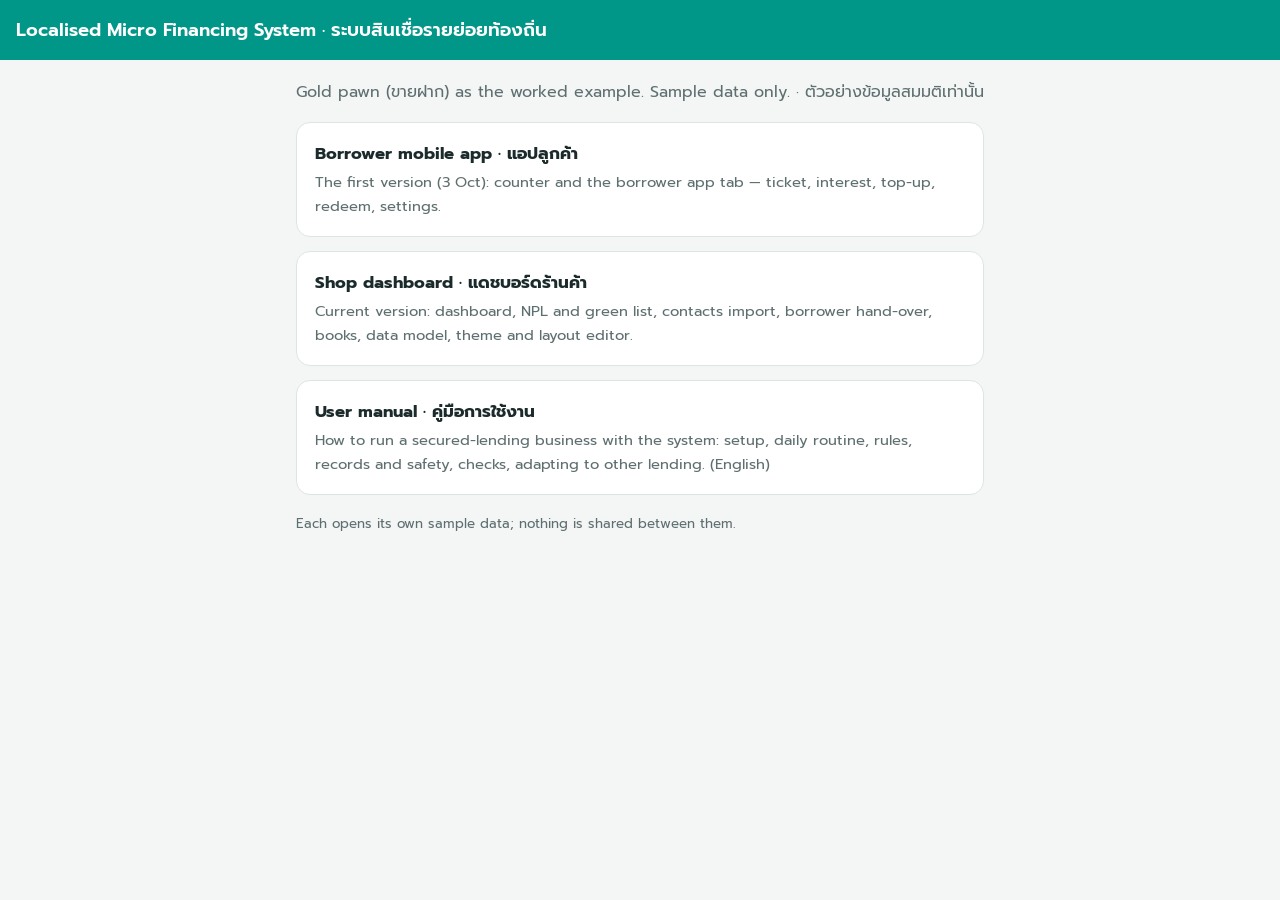
<file: index.html>
<!doctype html>
<html lang="en">
<head>
<meta charset="utf-8">
<meta name="viewport" content="width=device-width,initial-scale=1">
<title>Localised Micro Financing System</title>
<link rel="icon" href="data:,">
<link href="https://fonts.googleapis.com/css2?family=Prompt:wght@400;500;600&display=swap" rel="stylesheet">
<style>
:root{--bg:#f4f6f6;--card:#fff;--ink:#1b2a2a;--muted:#5f6f6f;--hd:#009688;--line:#dde4e4}
@media (prefers-color-scheme:dark){:root:not([data-theme=light]){--bg:#121a1a;--card:#1b2626;--ink:#e6efef;--muted:#9bb0b0;--line:#2b3a3a}}
*{box-sizing:border-box}body{margin:0;background:var(--bg);color:var(--ink);font-family:Prompt,system-ui,sans-serif}
header{background:var(--hd);color:#fff;padding:16px}header h1{margin:0;font-size:1.15rem;font-weight:600}
main{max-width:720px;margin:0 auto;padding:20px 16px}
p.lead{color:var(--muted);margin:0 0 18px}
a.card{display:block;background:var(--card);border:1px solid var(--line);border-radius:14px;padding:18px;margin-bottom:14px;color:inherit;text-decoration:none}
a.card:hover,a.card:focus-visible{border-color:var(--hd);outline:none}
a.card b{display:block;font-size:1.05rem;margin-bottom:4px}a.card span{color:var(--muted);font-size:.92rem}
small{color:var(--muted);display:block;margin-top:18px}
</style>
</head>
<body>
<header><h1>Localised Micro Financing System · ระบบสินเชื่อรายย่อยท้องถิ่น</h1></header>
<main>
<p class="lead">Gold pawn (ขายฝาก) as the worked example. Sample data only. · ตัวอย่างข้อมูลสมมติเท่านั้น</p>
<a class="card" href="m/"><b>Borrower mobile app · แอปลูกค้า</b><span>The first version (3 Oct): counter and the borrower app tab — ticket, interest, top-up, redeem, settings.</span></a>
<a class="card" href="shop/"><b>Shop dashboard · แดชบอร์ดร้านค้า</b><span>Current version: dashboard, NPL and green list, contacts import, borrower hand-over, books, data model, theme and layout editor.</span></a>
<a class="card" href="manual/"><b>User manual · คู่มือการใช้งาน</b><span>How to run a secured-lending business with the system: setup, daily routine, rules, records and safety, checks, adapting to other lending. (English)</span></a>
<small>Each opens its own sample data; nothing is shared between them.</small>
</main>
</body>
</html>
</file>
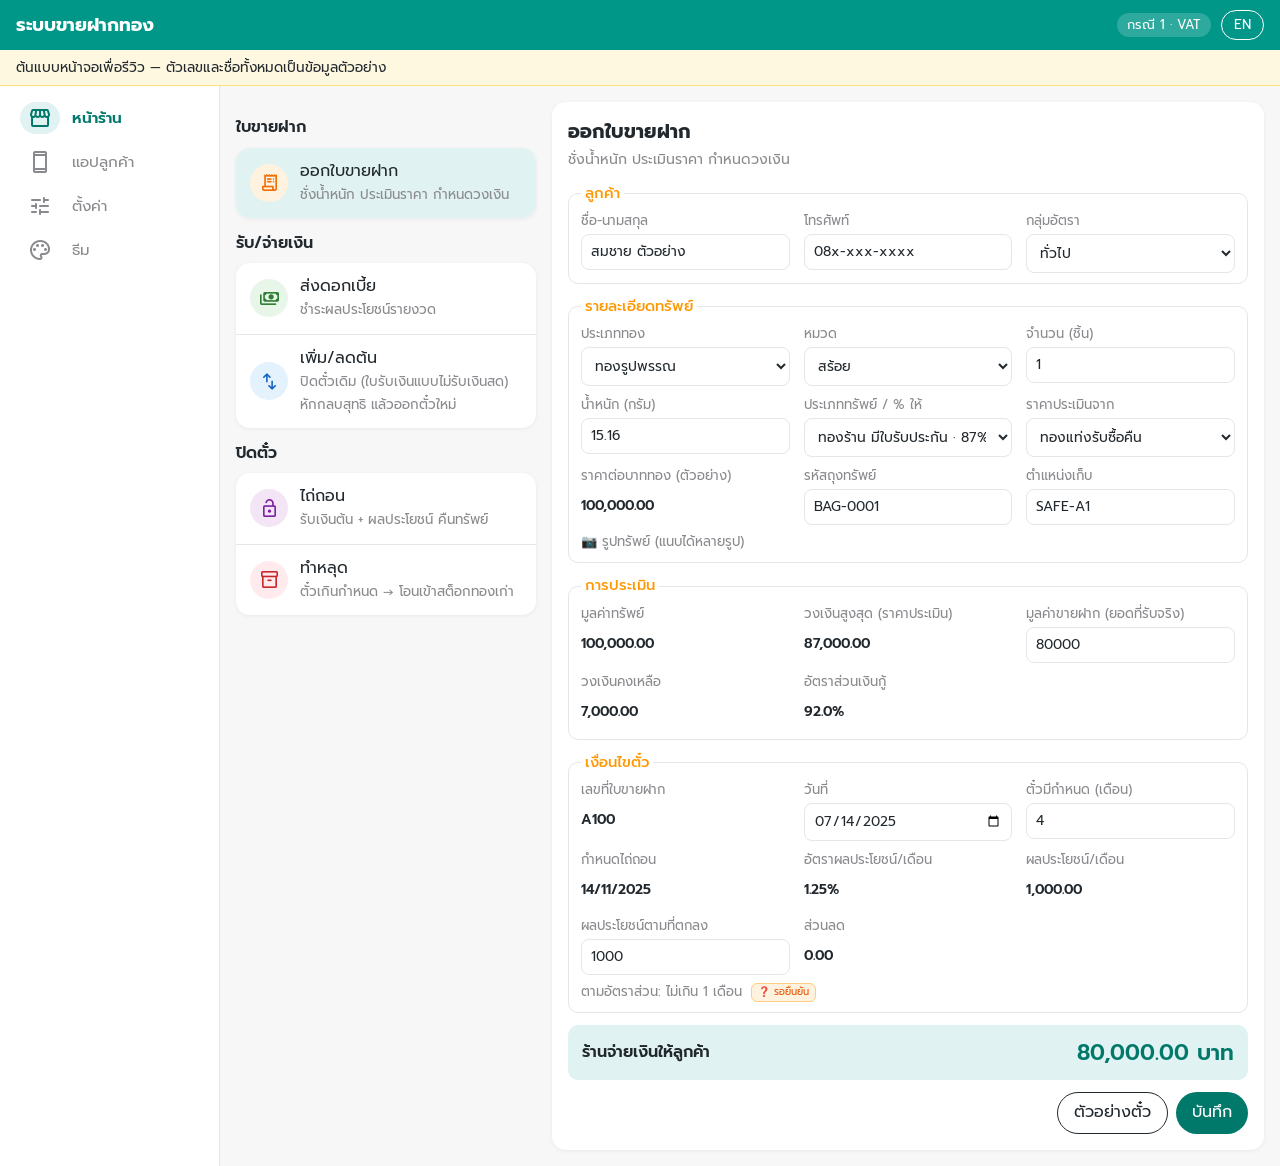
<file: m/index.html>
<!doctype html>
<html lang="th">
<head>
<meta charset="utf-8">
<meta name="viewport" content="width=device-width,initial-scale=1">
<title>Gold Pawn Mockup</title>
<link rel="icon" href="data:,">
<link rel="preconnect" href="https://fonts.googleapis.com">
<link href="https://fonts.googleapis.com/css2?family=Prompt:wght@400;500;600&display=swap" rel="stylesheet">
<link href="https://fonts.googleapis.com/css2?family=Material+Symbols+Rounded:opsz,wght,FILL@24,400,0&display=swap" rel="stylesheet">
<link rel="stylesheet" href="app.css">
</head>
<body>
<header class="appbar">
  <h1 data-t="appTitle"></h1>
  <span class="chip" id="profileChip"></span>
  <button class="btn small ghost" id="langBtn">EN</button>
</header>
<div class="banner" data-t="mockup"></div>
<div class="shell">
  <nav class="rail" id="rail"></nav>
  <main id="view"></main>
</div>
<script src="i18n.js"></script>
<script src="calc.js"></script>
<script src="views.js"></script>
<script src="app.js"></script>
</body>
</html>
</file>
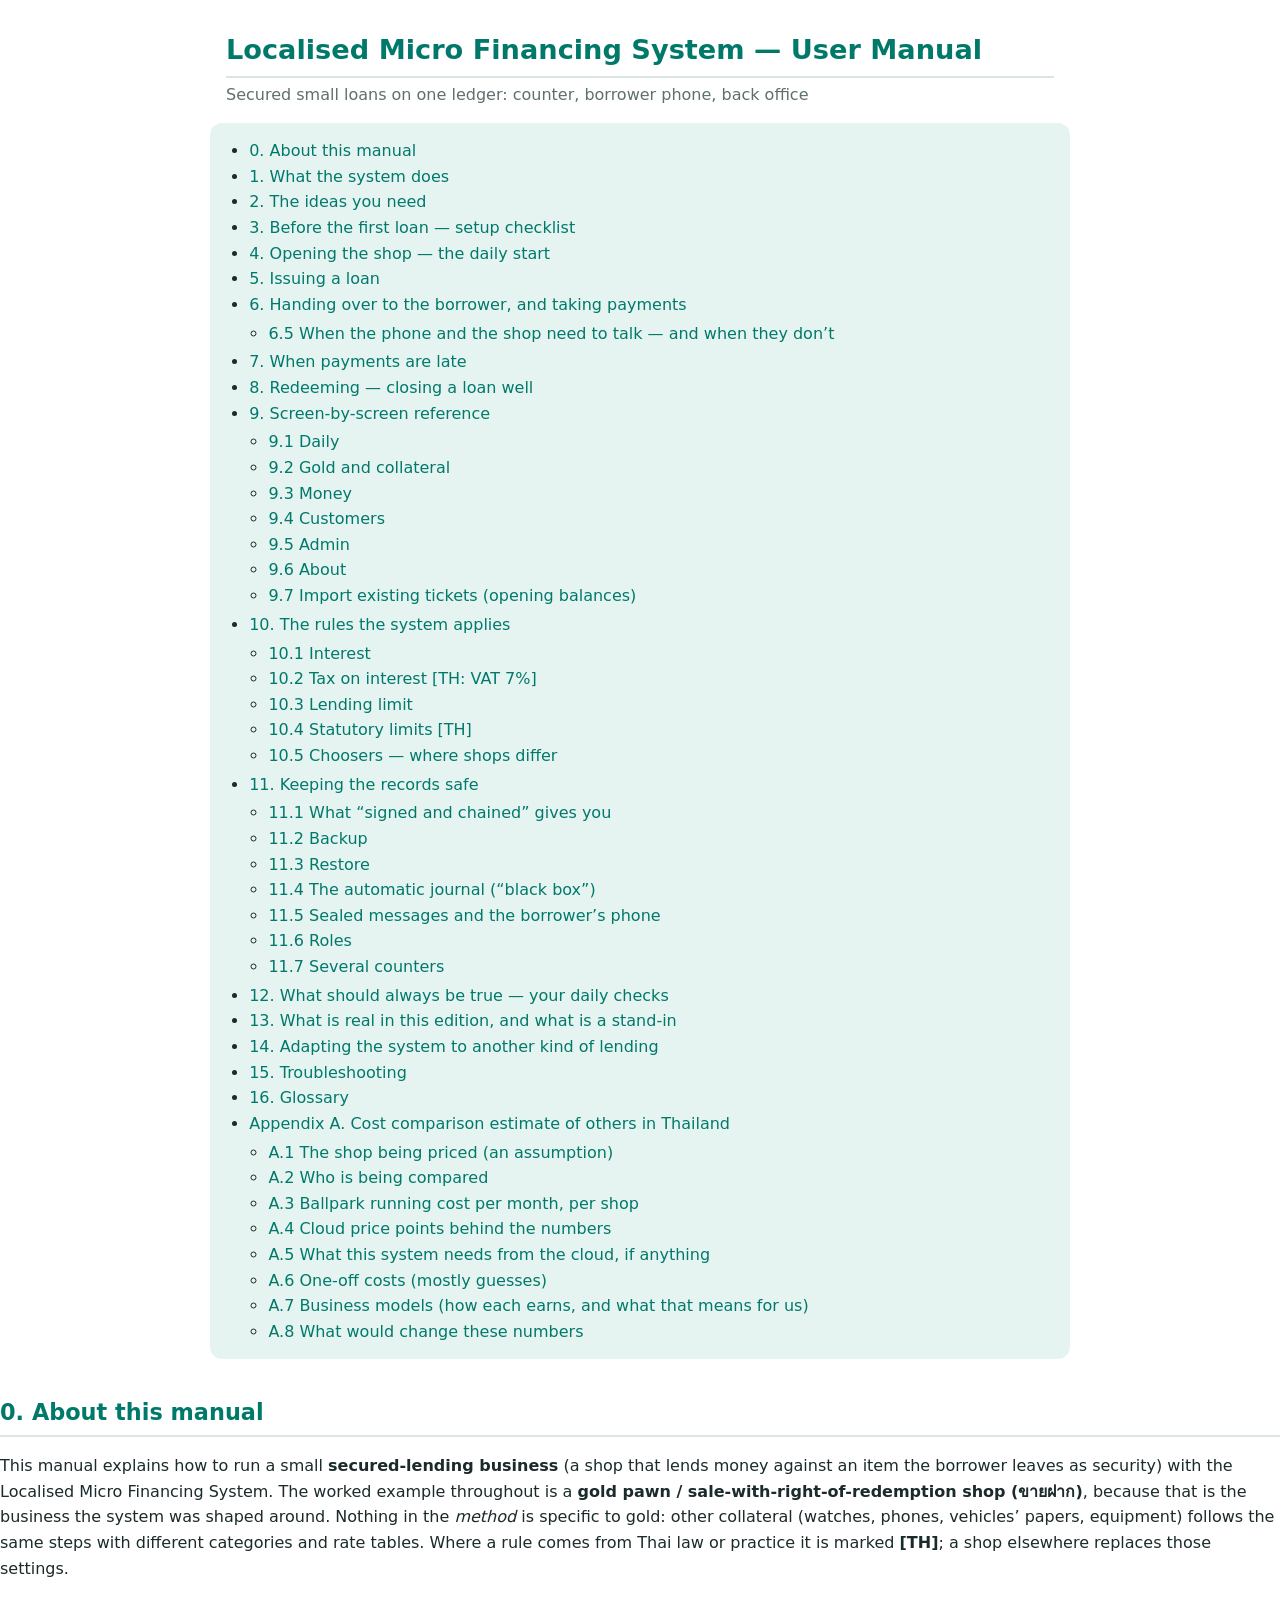
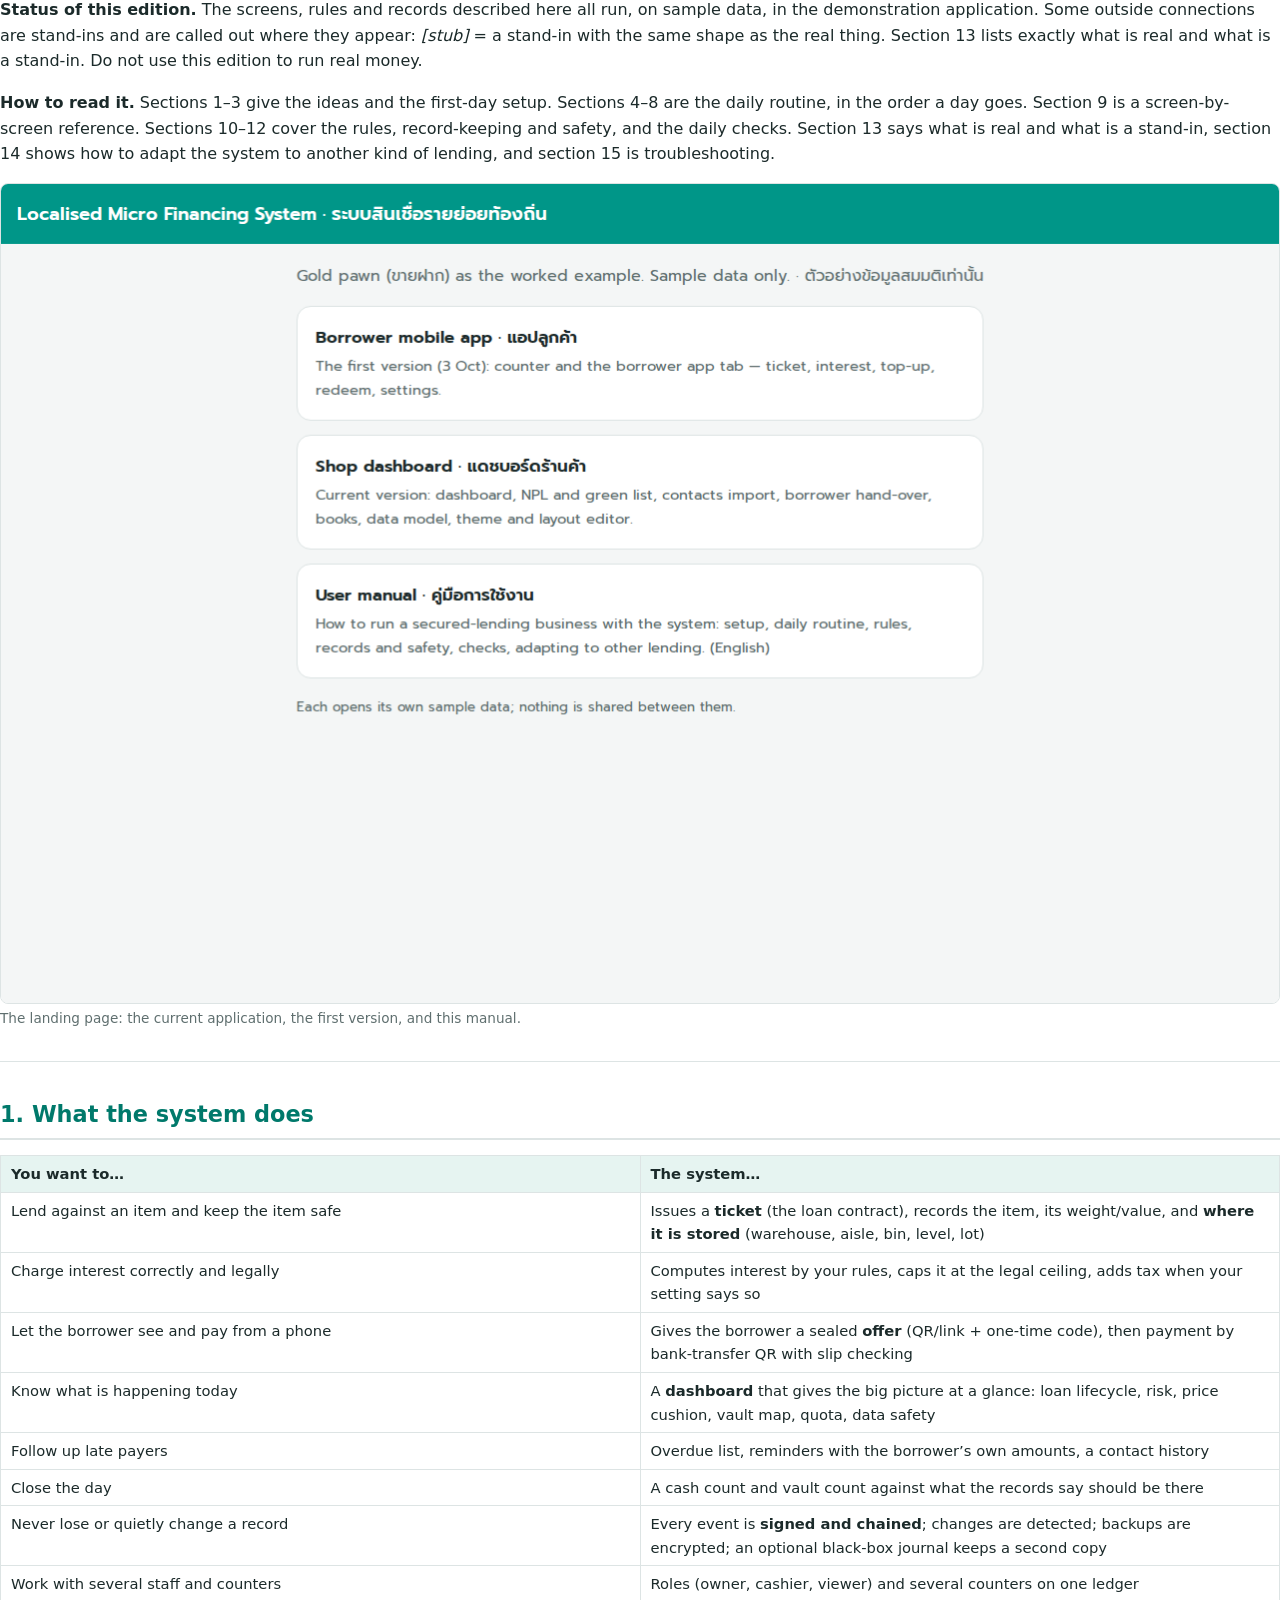
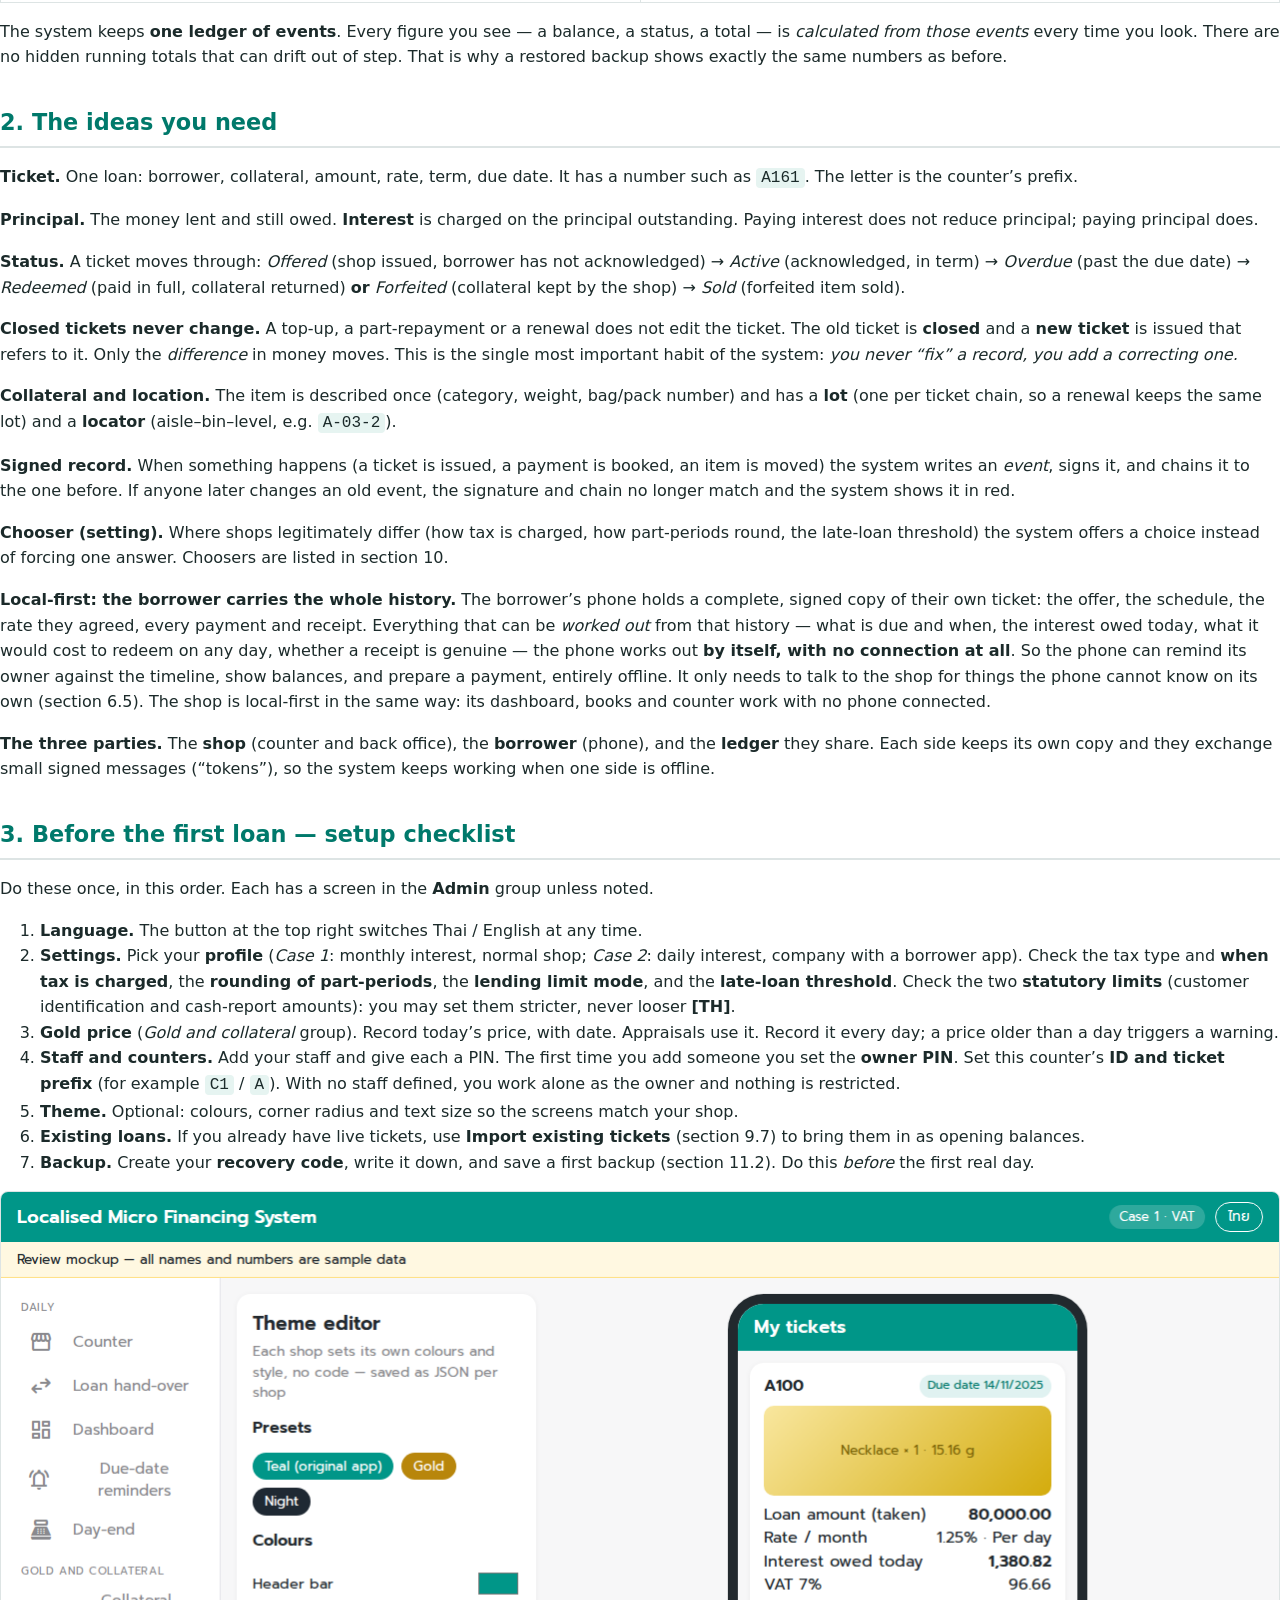
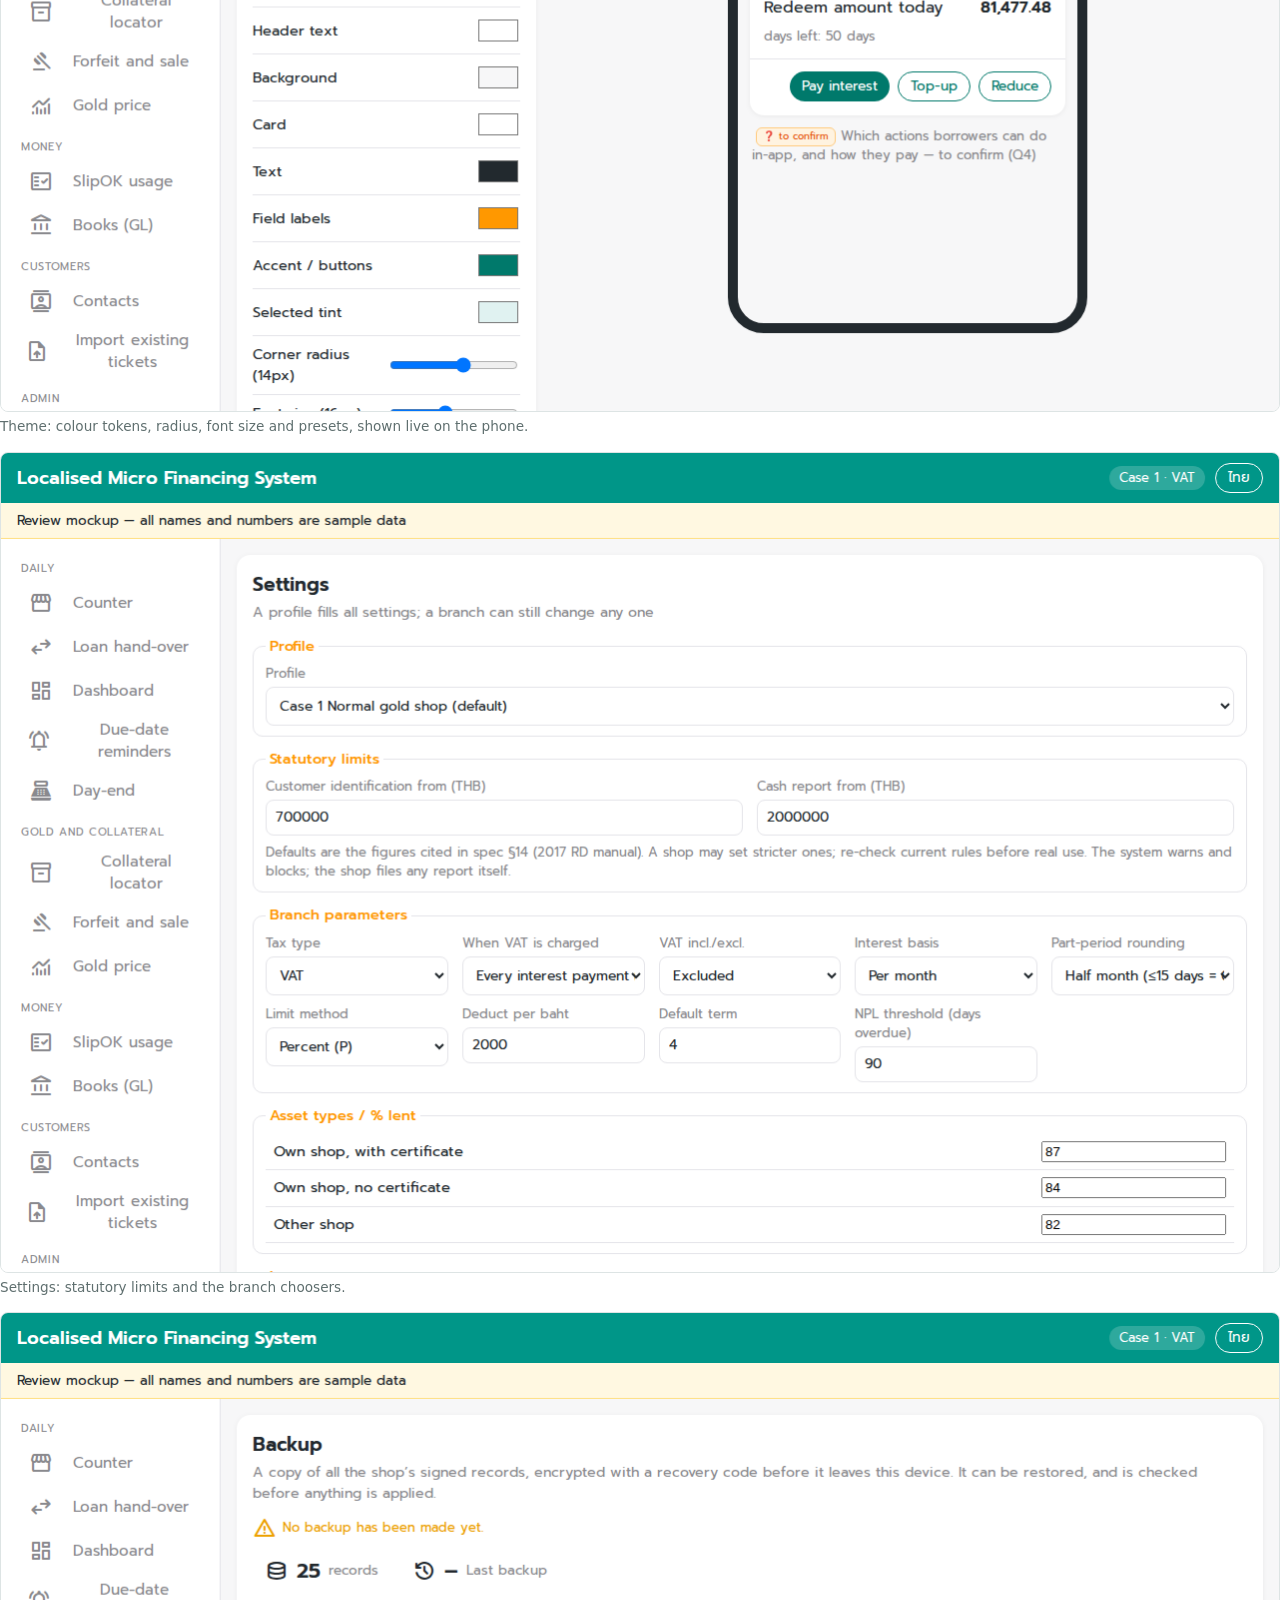
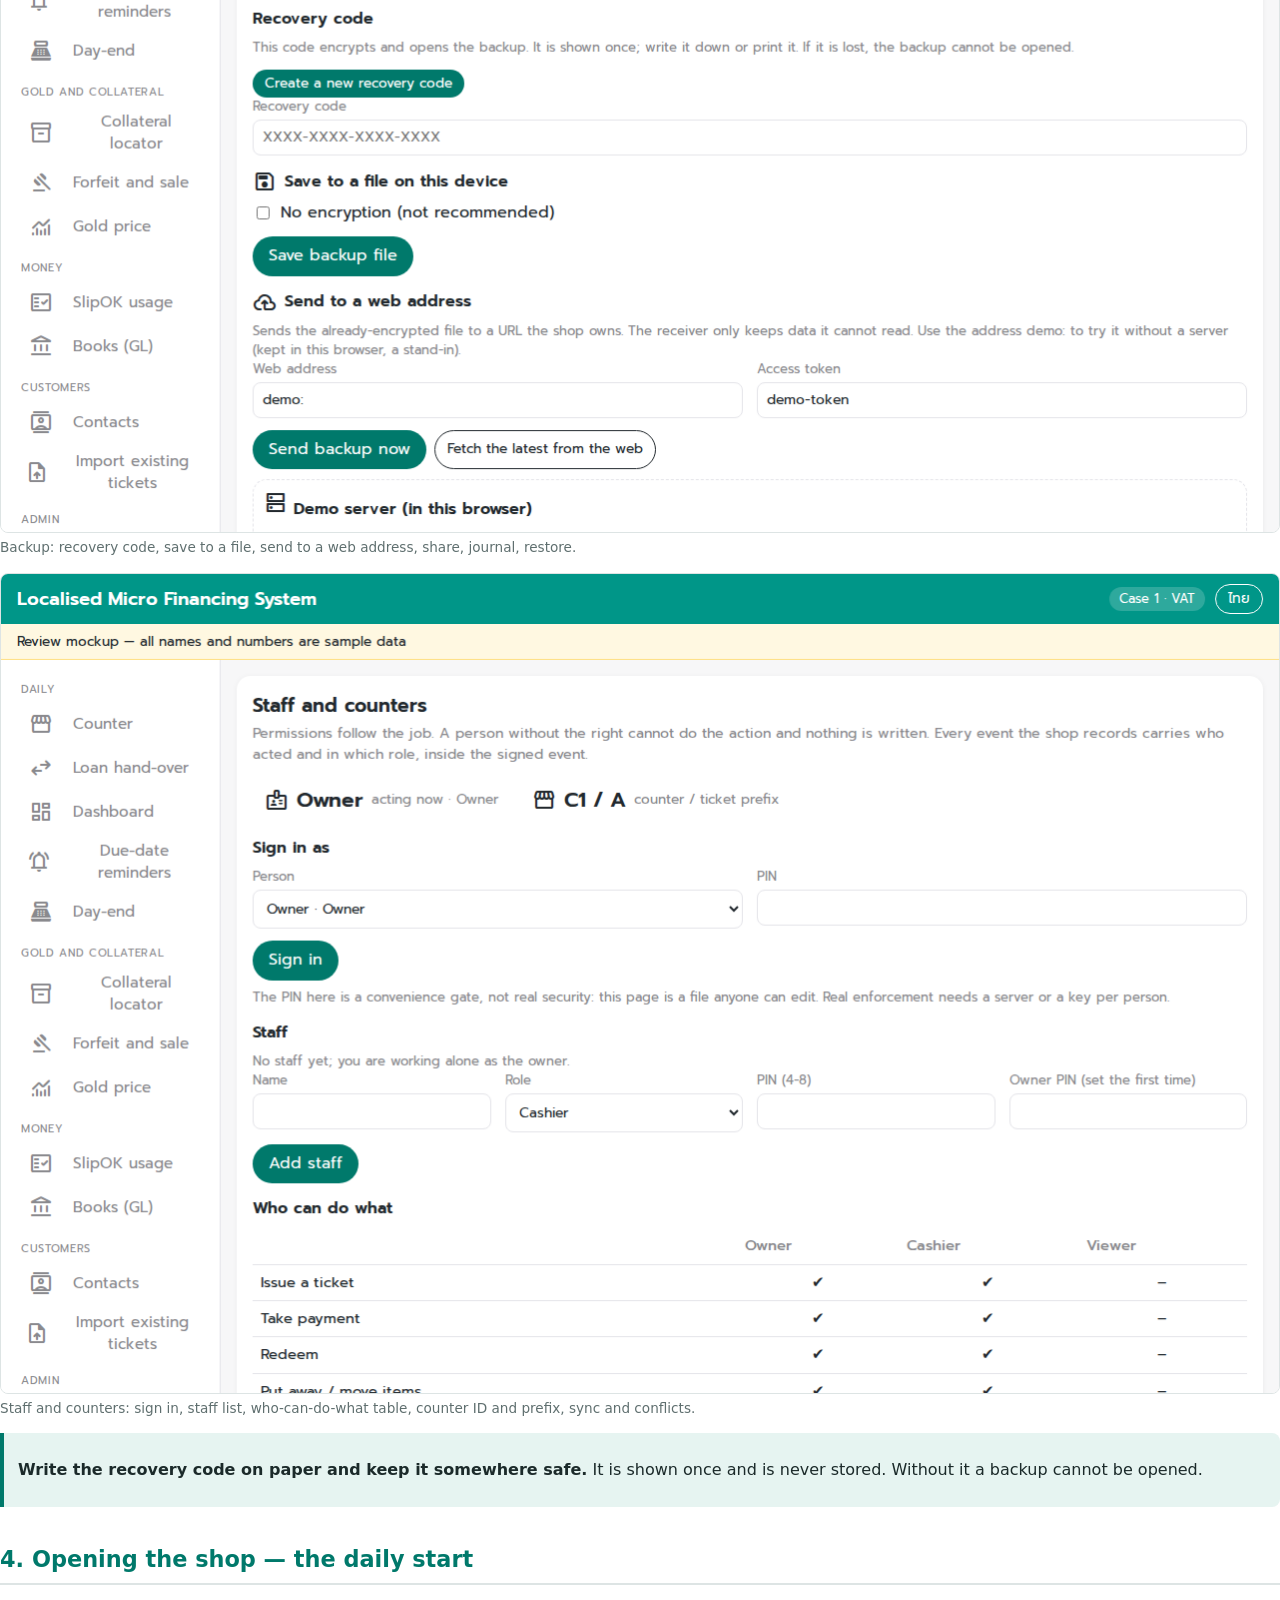
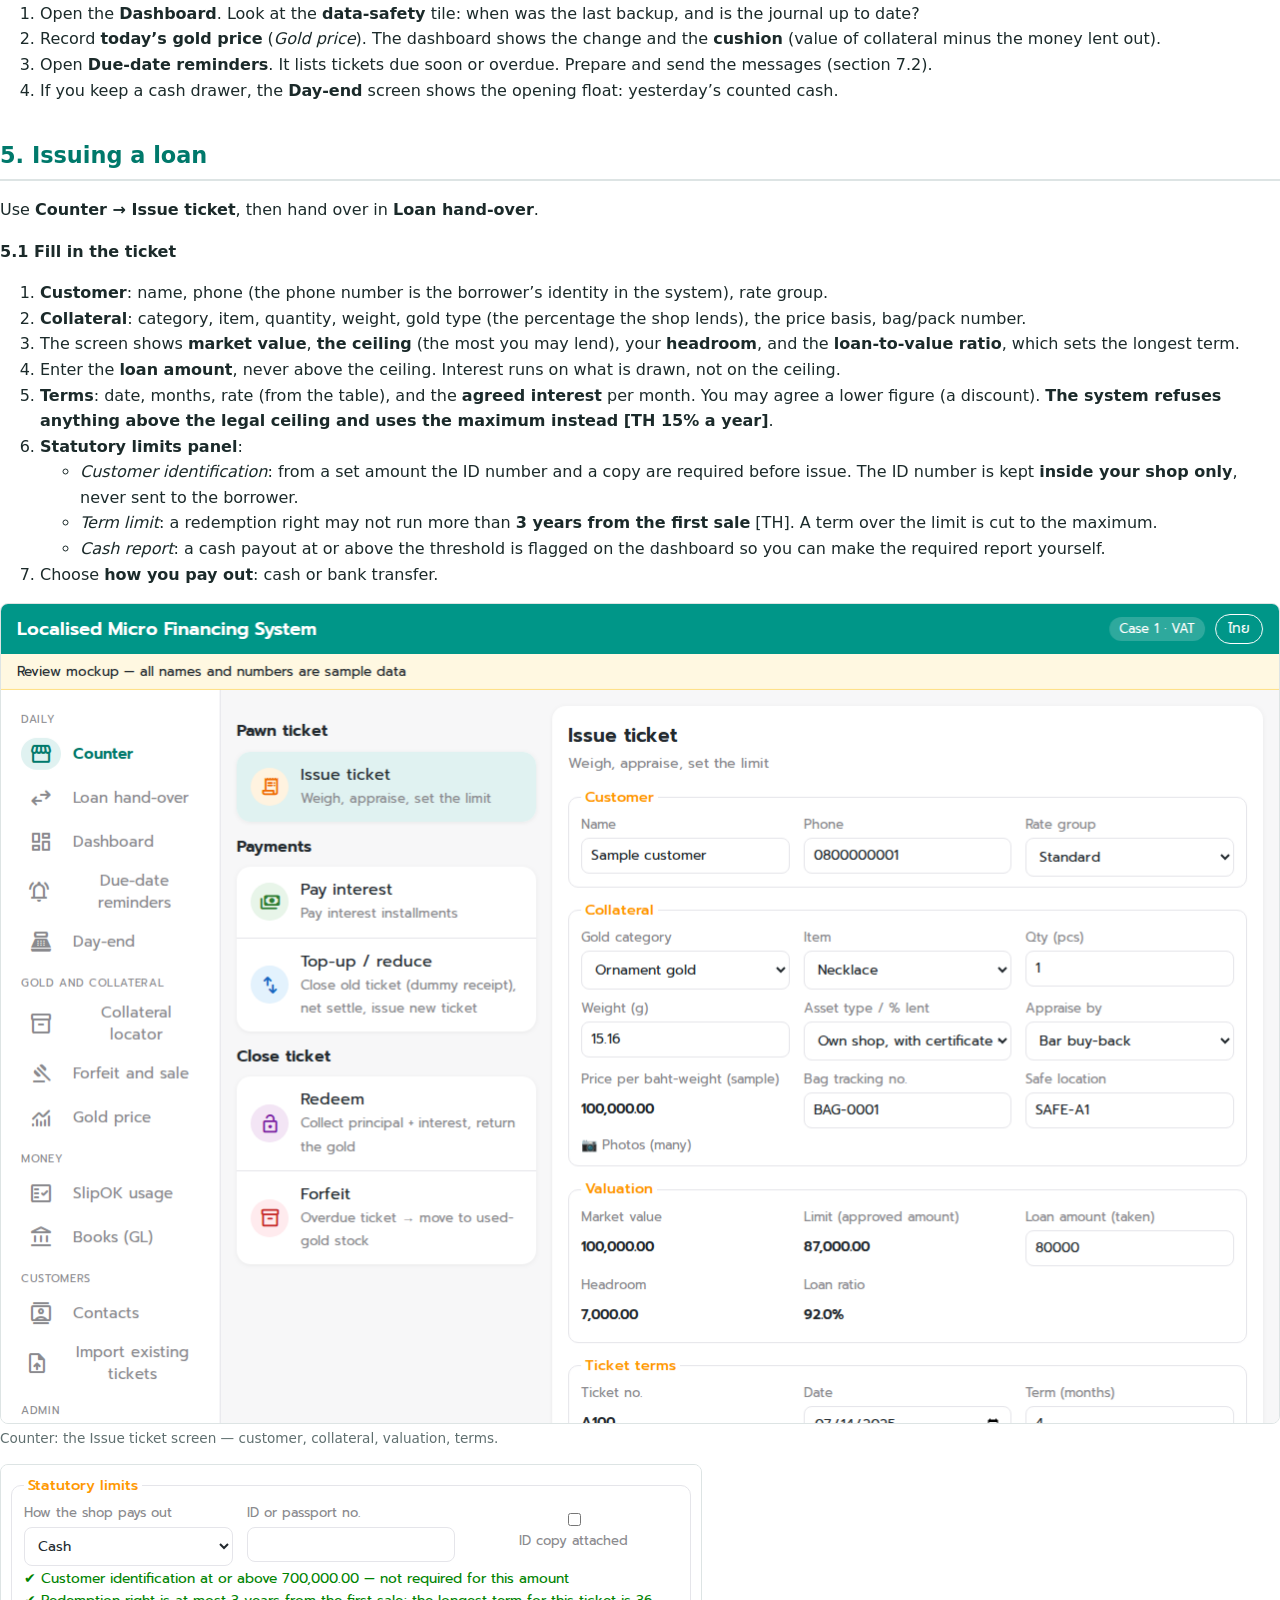
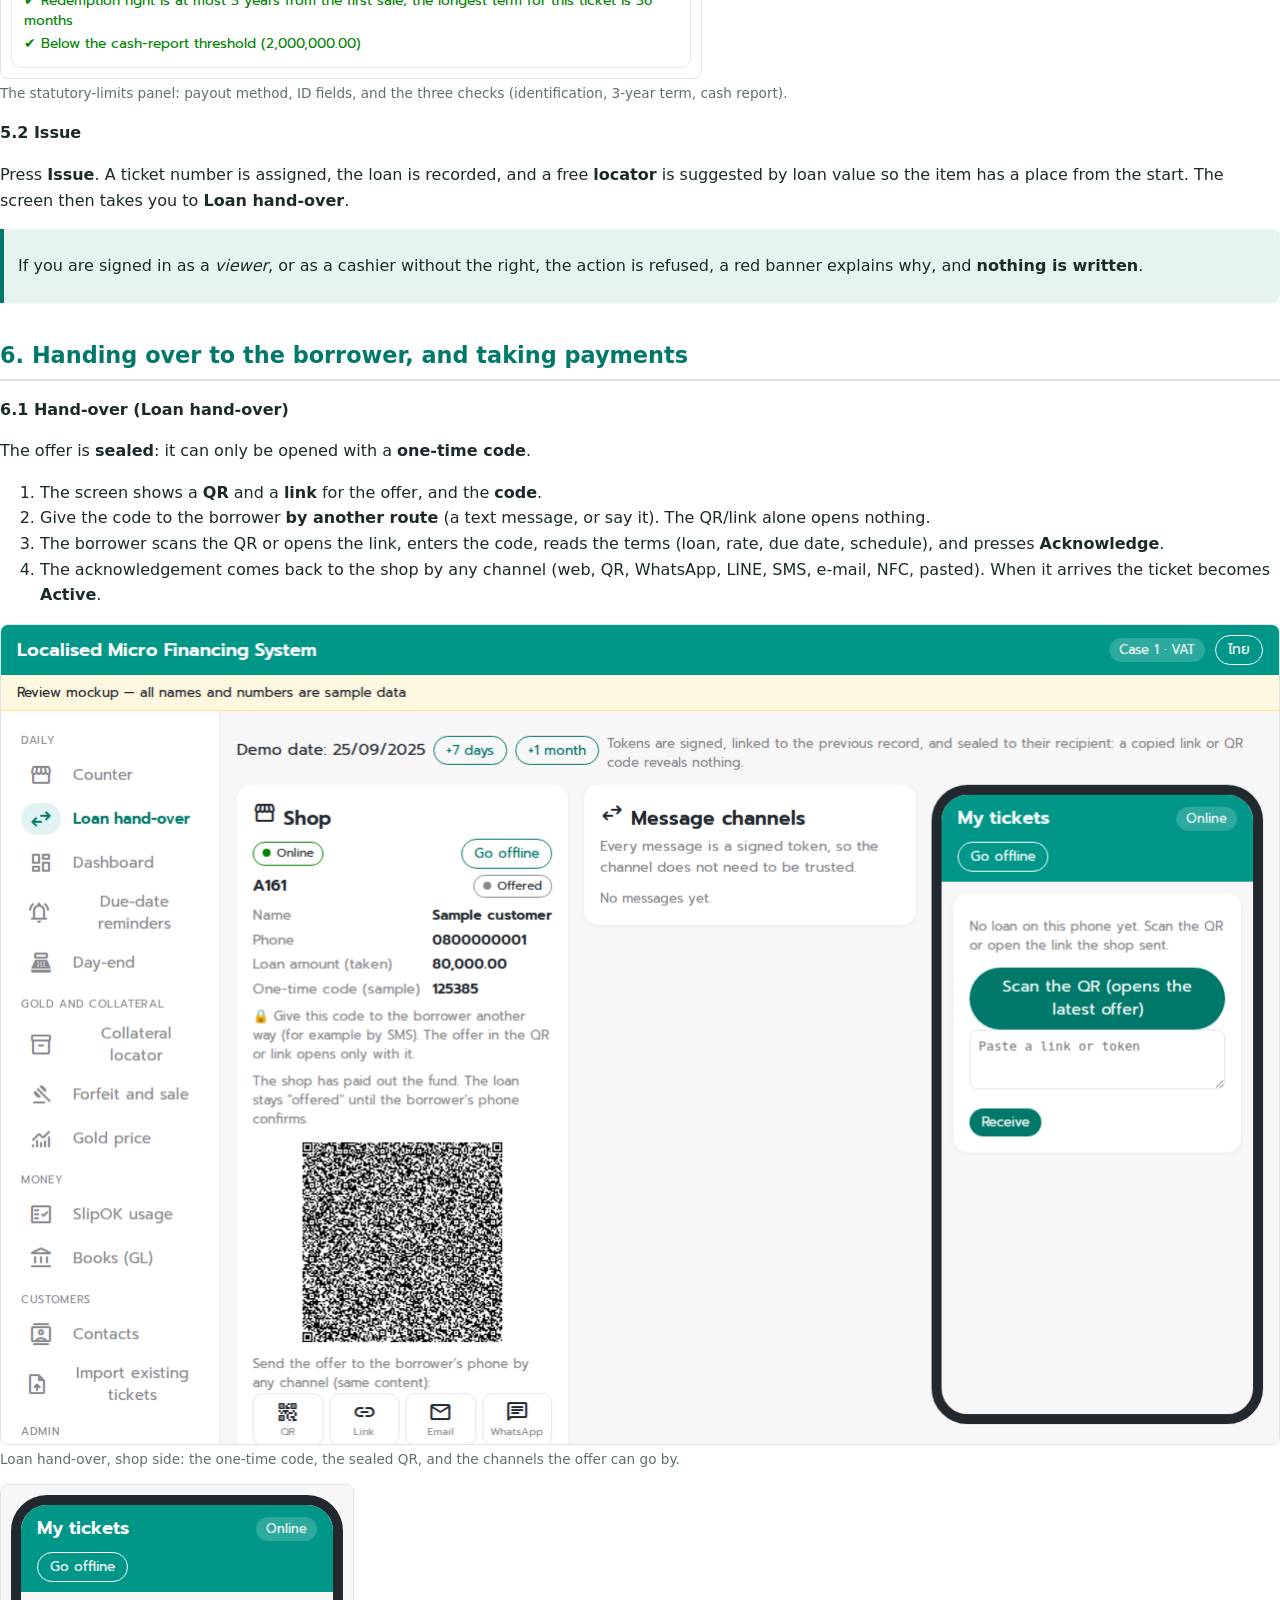
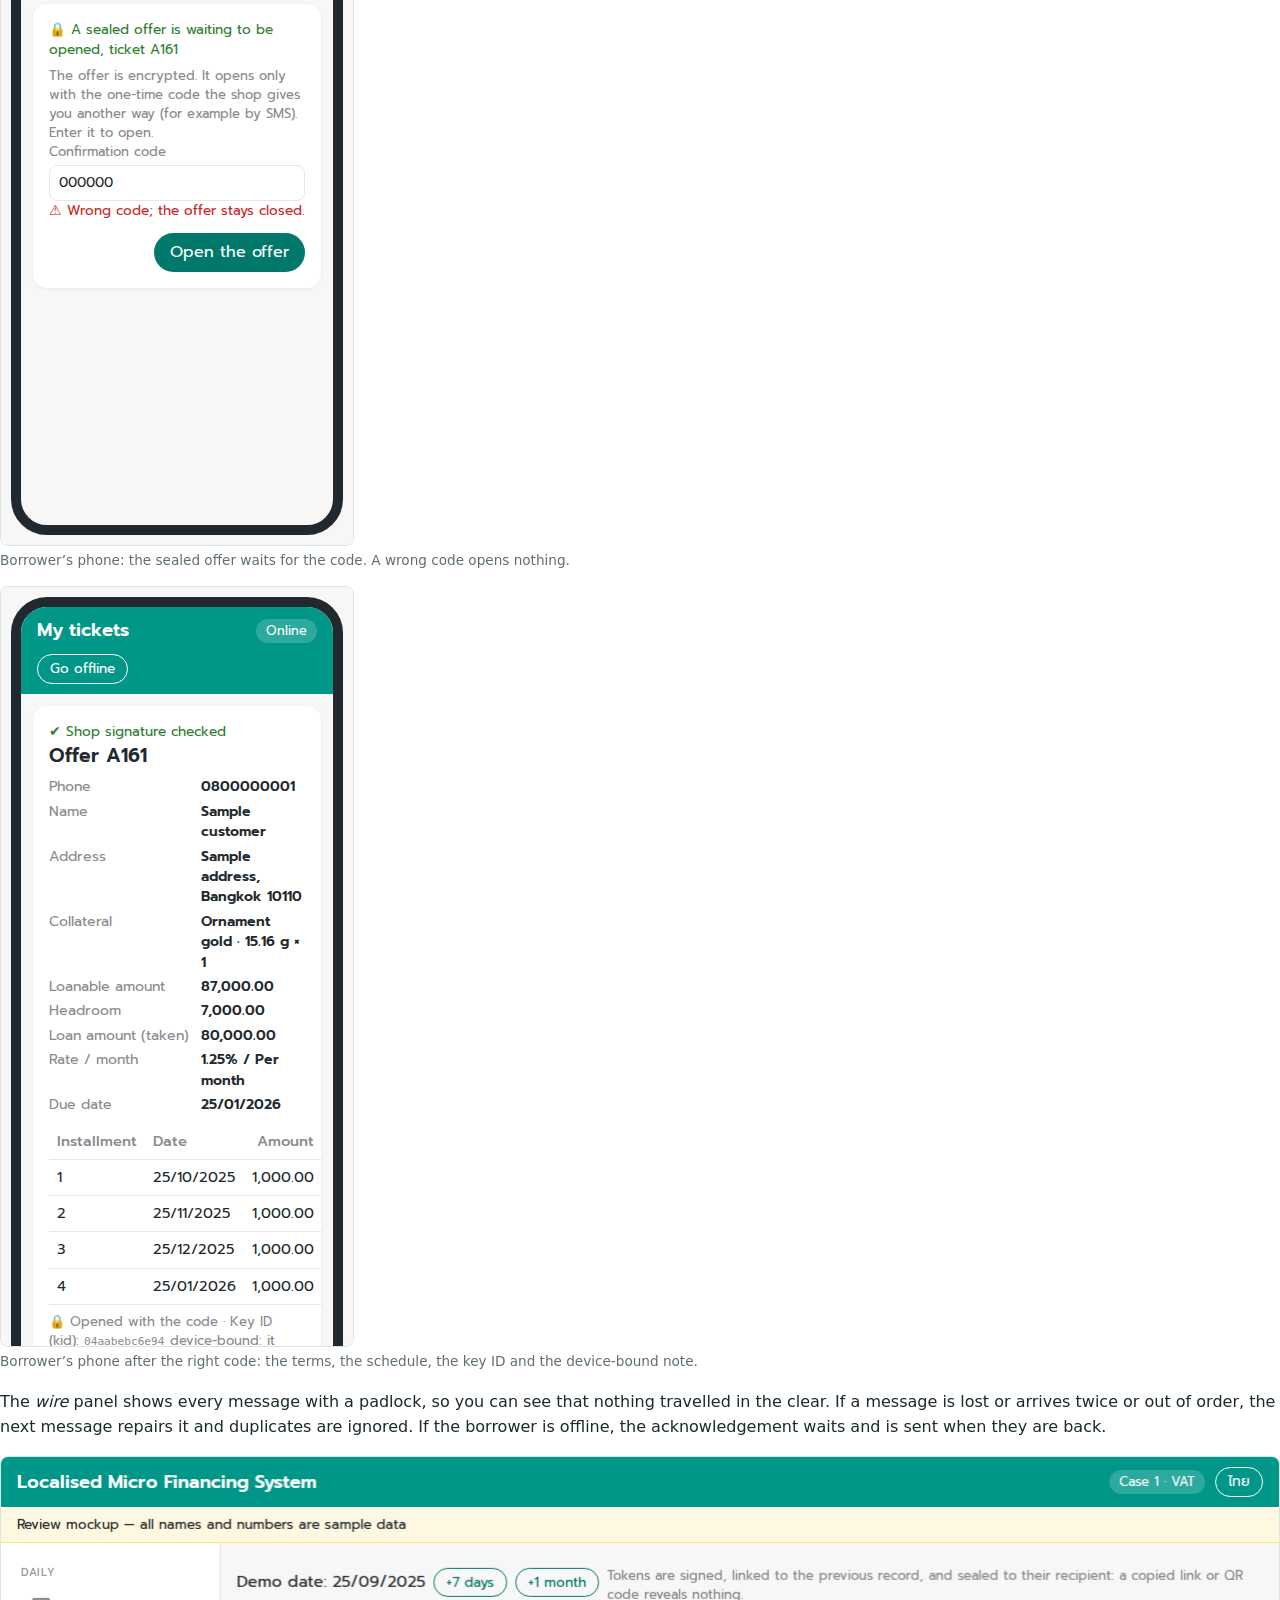
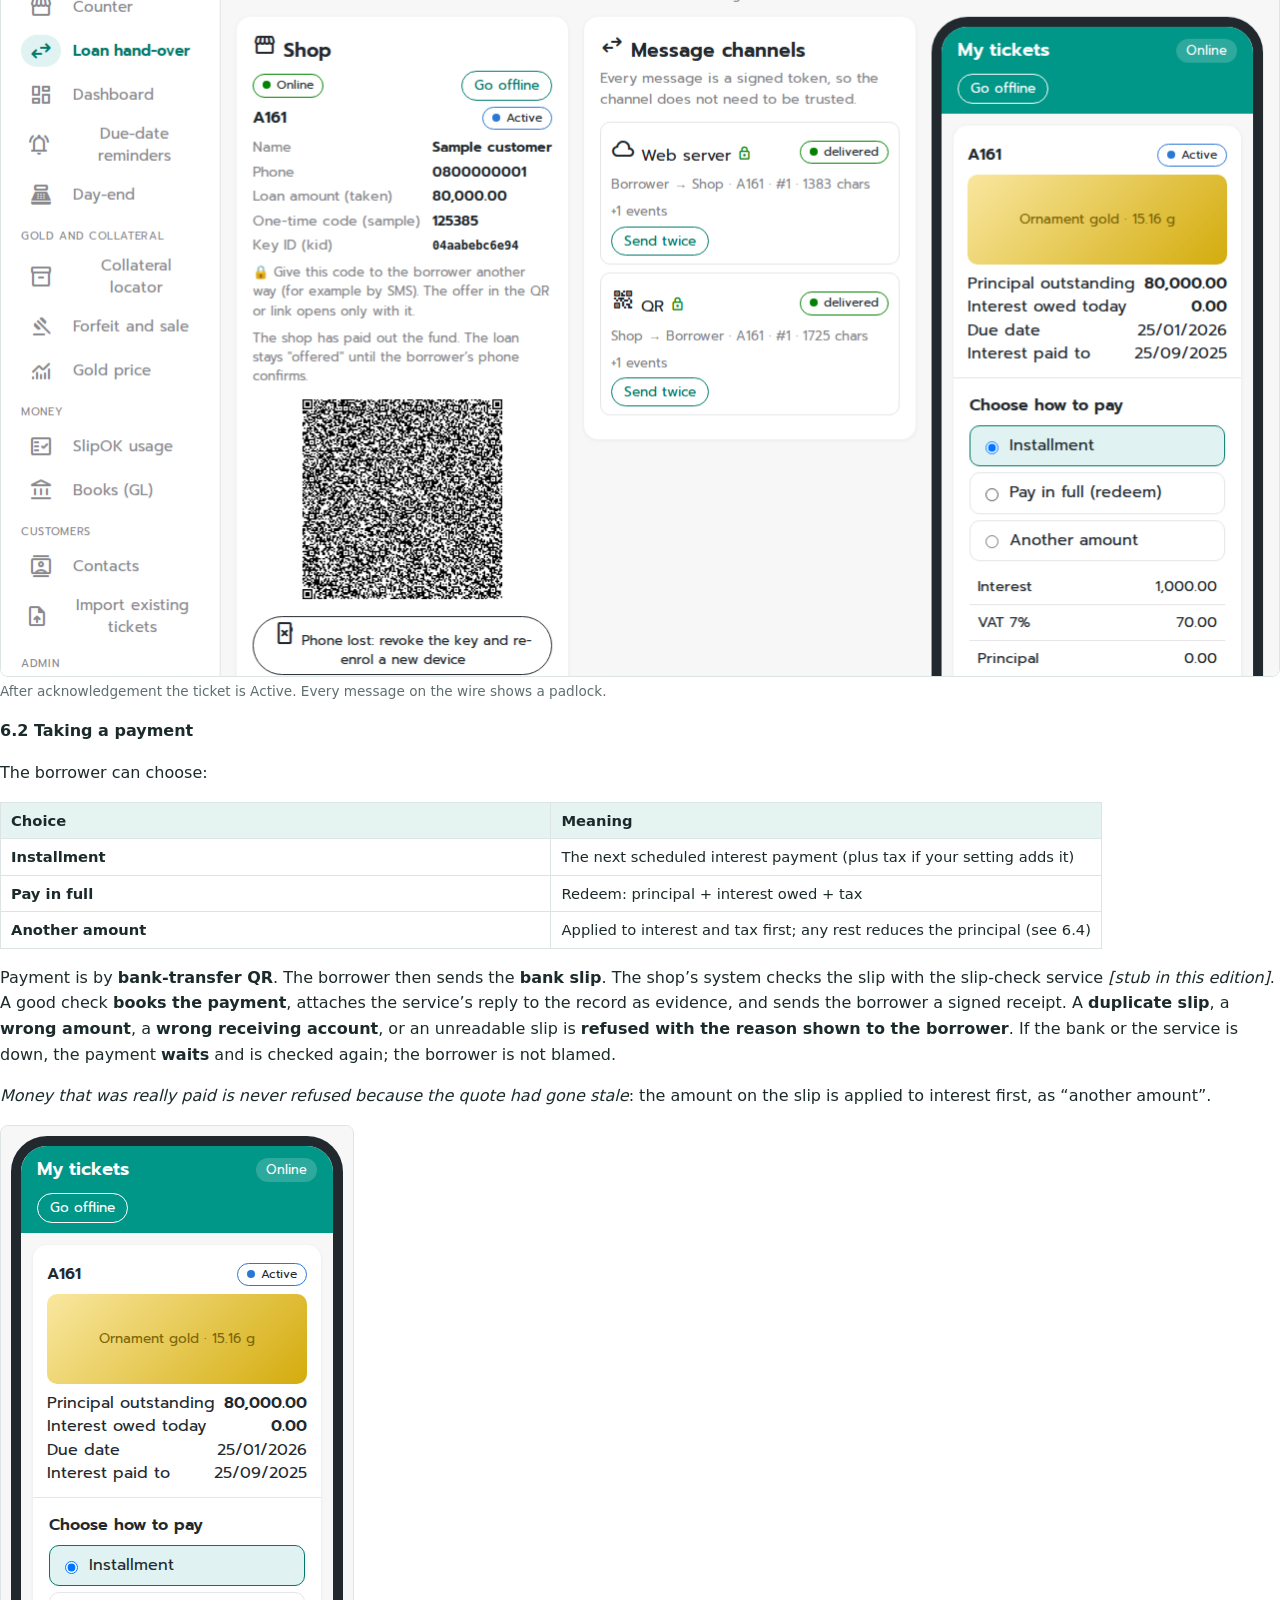
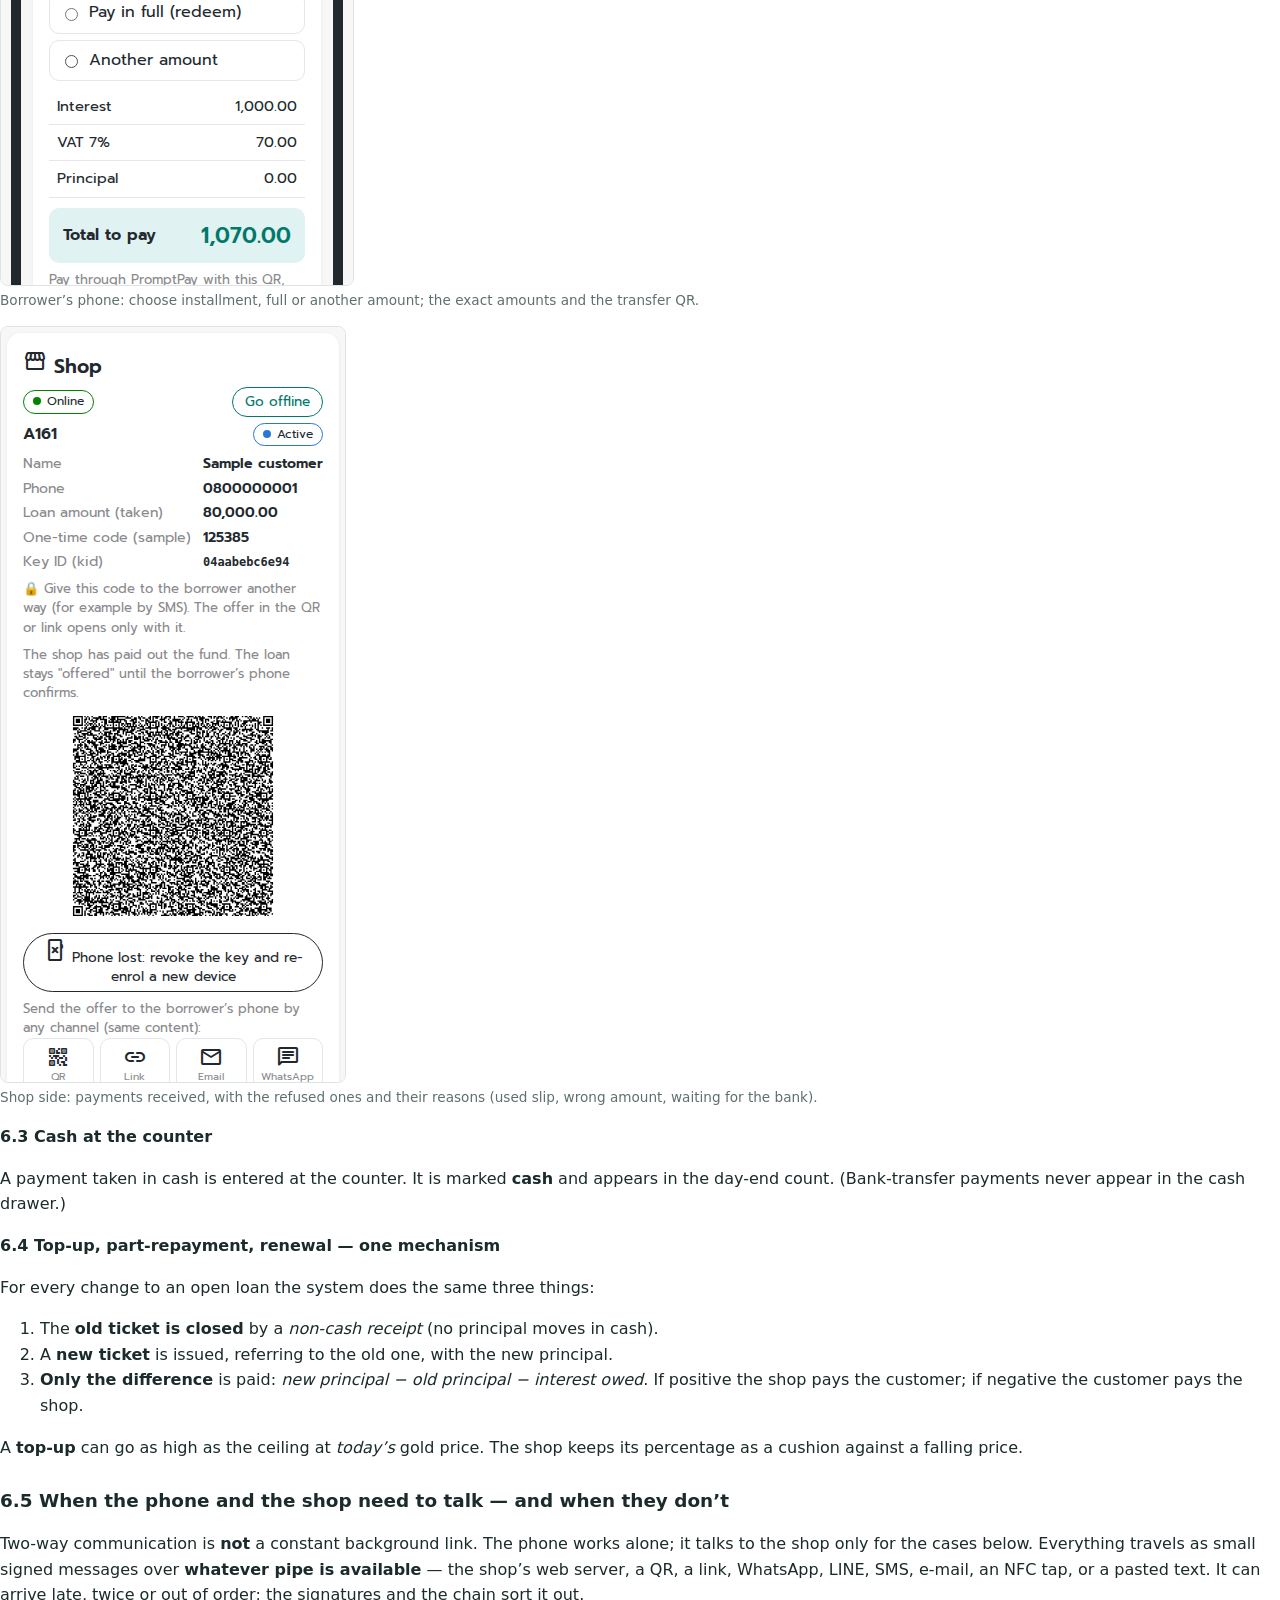
<file: manual/index.html>
<!DOCTYPE html>
<html xmlns="http://www.w3.org/1999/xhtml" lang="en" xml:lang="en">
<head>
  <meta charset="utf-8" />
  <meta name="generator" content="pandoc" />
  <meta name="viewport" content="width=device-width, initial-scale=1.0, user-scalable=yes" />
  <title>User manual</title>
  <style>
    code{white-space: pre-wrap;}
    span.smallcaps{font-variant: small-caps;}
    div.columns{display: flex; gap: min(4vw, 1.5em);}
    div.column{flex: auto; overflow-x: auto;}
    div.hanging-indent{margin-left: 1.5em; text-indent: -1.5em;}
    /* The extra [class] is a hack that increases specificity enough to
       override a similar rule in reveal.js */
    ul.task-list[class]{list-style: none;}
    ul.task-list li input[type="checkbox"] {
      font-size: inherit;
      width: 0.8em;
      margin: 0 0.8em 0.2em -1.6em;
      vertical-align: middle;
    }
    .display.math{display: block; text-align: center; margin: 0.5rem auto;}
  </style>
  <link rel="stylesheet" href="style.css" />
</head>
<body>
<header id="title-block-header">
<h1 class="title">Localised Micro Financing System — User Manual</h1>
<p class="subtitle">Secured small loans on one ledger: counter, borrower
phone, back office</p>
</header>
<nav id="TOC" role="doc-toc">
<ul>
<li><a href="#about-this-manual" id="toc-about-this-manual">0. About
this manual</a></li>
<li><a href="#what-the-system-does" id="toc-what-the-system-does">1.
What the system does</a></li>
<li><a href="#the-ideas-you-need" id="toc-the-ideas-you-need">2. The
ideas you need</a></li>
<li><a href="#before-the-first-loan-setup-checklist"
id="toc-before-the-first-loan-setup-checklist">3. Before the first loan
— setup checklist</a></li>
<li><a href="#opening-the-shop-the-daily-start"
id="toc-opening-the-shop-the-daily-start">4. Opening the shop — the
daily start</a></li>
<li><a href="#issuing-a-loan" id="toc-issuing-a-loan">5. Issuing a
loan</a></li>
<li><a href="#handing-over-to-the-borrower-and-taking-payments"
id="toc-handing-over-to-the-borrower-and-taking-payments">6. Handing
over to the borrower, and taking payments</a>
<ul>
<li><a
href="#when-the-phone-and-the-shop-need-to-talk-and-when-they-dont"
id="toc-when-the-phone-and-the-shop-need-to-talk-and-when-they-dont">6.5
When the phone and the shop need to talk — and when they don’t</a></li>
</ul></li>
<li><a href="#when-payments-are-late" id="toc-when-payments-are-late">7.
When payments are late</a></li>
<li><a href="#redeeming-closing-a-loan-well"
id="toc-redeeming-closing-a-loan-well">8. Redeeming — closing a loan
well</a></li>
<li><a href="#screen-by-screen-reference"
id="toc-screen-by-screen-reference">9. Screen-by-screen reference</a>
<ul>
<li><a href="#daily" id="toc-daily">9.1 Daily</a></li>
<li><a href="#gold-and-collateral" id="toc-gold-and-collateral">9.2 Gold
and collateral</a></li>
<li><a href="#money" id="toc-money">9.3 Money</a></li>
<li><a href="#customers" id="toc-customers">9.4 Customers</a></li>
<li><a href="#admin" id="toc-admin">9.5 Admin</a></li>
<li><a href="#about" id="toc-about">9.6 About</a></li>
<li><a href="#import-existing-tickets-opening-balances"
id="toc-import-existing-tickets-opening-balances">9.7 Import existing
tickets (opening balances)</a></li>
</ul></li>
<li><a href="#the-rules-the-system-applies"
id="toc-the-rules-the-system-applies">10. The rules the system
applies</a>
<ul>
<li><a href="#interest" id="toc-interest">10.1 Interest</a></li>
<li><a href="#tax-on-interest-th-vat-7"
id="toc-tax-on-interest-th-vat-7">10.2 Tax on interest [TH: VAT
7%]</a></li>
<li><a href="#lending-limit" id="toc-lending-limit">10.3 Lending
limit</a></li>
<li><a href="#statutory-limits-th" id="toc-statutory-limits-th">10.4
Statutory limits [TH]</a></li>
<li><a href="#choosers-where-shops-differ"
id="toc-choosers-where-shops-differ">10.5 Choosers — where shops
differ</a></li>
</ul></li>
<li><a href="#keeping-the-records-safe"
id="toc-keeping-the-records-safe">11. Keeping the records safe</a>
<ul>
<li><a href="#what-signed-and-chained-gives-you"
id="toc-what-signed-and-chained-gives-you">11.1 What “signed and
chained” gives you</a></li>
<li><a href="#backup" id="toc-backup">11.2 Backup</a></li>
<li><a href="#restore" id="toc-restore">11.3 Restore</a></li>
<li><a href="#the-automatic-journal-black-box"
id="toc-the-automatic-journal-black-box">11.4 The automatic journal
(“black box”)</a></li>
<li><a href="#sealed-messages-and-the-borrowers-phone"
id="toc-sealed-messages-and-the-borrowers-phone">11.5 Sealed messages
and the borrower’s phone</a></li>
<li><a href="#roles" id="toc-roles">11.6 Roles</a></li>
<li><a href="#several-counters" id="toc-several-counters">11.7 Several
counters</a></li>
</ul></li>
<li><a href="#what-should-always-be-true-your-daily-checks"
id="toc-what-should-always-be-true-your-daily-checks">12. What should
always be true — your daily checks</a></li>
<li><a href="#what-is-real-in-this-edition-and-what-is-a-stand-in"
id="toc-what-is-real-in-this-edition-and-what-is-a-stand-in">13. What is
real in this edition, and what is a stand-in</a></li>
<li><a href="#adapting-the-system-to-another-kind-of-lending"
id="toc-adapting-the-system-to-another-kind-of-lending">14. Adapting the
system to another kind of lending</a></li>
<li><a href="#troubleshooting" id="toc-troubleshooting">15.
Troubleshooting</a></li>
<li><a href="#glossary" id="toc-glossary">16. Glossary</a></li>
<li><a
href="#appendix-a.-cost-comparison-estimate-of-others-in-thailand"
id="toc-appendix-a.-cost-comparison-estimate-of-others-in-thailand">Appendix
A. Cost comparison estimate of others in Thailand</a>
<ul>
<li><a href="#a.1-the-shop-being-priced-an-assumption"
id="toc-a.1-the-shop-being-priced-an-assumption">A.1 The shop being
priced (an assumption)</a></li>
<li><a href="#a.2-who-is-being-compared"
id="toc-a.2-who-is-being-compared">A.2 Who is being compared</a></li>
<li><a href="#a.3-ballpark-running-cost-per-month-per-shop"
id="toc-a.3-ballpark-running-cost-per-month-per-shop">A.3 Ballpark
running cost per month, per shop</a></li>
<li><a href="#a.4-cloud-price-points-behind-the-numbers"
id="toc-a.4-cloud-price-points-behind-the-numbers">A.4 Cloud price
points behind the numbers</a></li>
<li><a href="#a.5-what-this-system-needs-from-the-cloud-if-anything"
id="toc-a.5-what-this-system-needs-from-the-cloud-if-anything">A.5 What
this system needs from the cloud, if anything</a></li>
<li><a href="#a.6-one-off-costs-mostly-guesses"
id="toc-a.6-one-off-costs-mostly-guesses">A.6 One-off costs (mostly
guesses)</a></li>
<li><a
href="#a.7-business-models-how-each-earns-and-what-that-means-for-us"
id="toc-a.7-business-models-how-each-earns-and-what-that-means-for-us">A.7
Business models (how each earns, and what that means for us)</a></li>
<li><a href="#a.8-what-would-change-these-numbers"
id="toc-a.8-what-would-change-these-numbers">A.8 What would change these
numbers</a></li>
</ul></li>
</ul>
</nav>
<h1 id="about-this-manual">0. About this manual</h1>
<p>This manual explains how to run a small <strong>secured-lending
business</strong> (a shop that lends money against an item the borrower
leaves as security) with the Localised Micro Financing System. The
worked example throughout is a <strong>gold pawn /
sale-with-right-of-redemption shop (ขายฝาก)</strong>, because that is
the business the system was shaped around. Nothing in the
<em>method</em> is specific to gold: other collateral (watches, phones,
vehicles’ papers, equipment) follows the same steps with different
categories and rate tables. Where a rule comes from Thai law or practice
it is marked <strong>[TH]</strong>; a shop elsewhere replaces those
settings.</p>
<p><strong>Status of this edition.</strong> The screens, rules and
records described here all run, on sample data, in the demonstration
application. Some outside connections are stand-ins and are called out
where they appear: <em>[stub]</em> = a stand-in with the same shape as
the real thing. Section 13 lists exactly what is real and what is a
stand-in. Do not use this edition to run real money.</p>
<p><strong>How to read it.</strong> Sections 1–3 give the ideas and the
first-day setup. Sections 4–8 are the daily routine, in the order a day
goes. Section 9 is a screen-by-screen reference. Sections 10–12 cover
the rules, record-keeping and safety, and the daily checks. Section 13
says what is real and what is a stand-in, section 14 shows how to adapt
the system to another kind of lending, and section 15 is
troubleshooting.</p>
<figure>
<img src="img/00_landing.png"
alt="The landing page: the current application, the first version, and this manual." />
<figcaption aria-hidden="true">The landing page: the current
application, the first version, and this manual.</figcaption>
</figure>
<hr />
<h1 id="what-the-system-does">1. What the system does</h1>
<table>
<colgroup>
<col style="width: 50%" />
<col style="width: 50%" />
</colgroup>
<thead>
<tr class="header">
<th>You want to…</th>
<th>The system…</th>
</tr>
</thead>
<tbody>
<tr class="odd">
<td>Lend against an item and keep the item safe</td>
<td>Issues a <strong>ticket</strong> (the loan contract), records the
item, its weight/value, and <strong>where it is stored</strong>
(warehouse, aisle, bin, level, lot)</td>
</tr>
<tr class="even">
<td>Charge interest correctly and legally</td>
<td>Computes interest by your rules, caps it at the legal ceiling, adds
tax when your setting says so</td>
</tr>
<tr class="odd">
<td>Let the borrower see and pay from a phone</td>
<td>Gives the borrower a sealed <strong>offer</strong> (QR/link +
one-time code), then payment by bank-transfer QR with slip checking</td>
</tr>
<tr class="even">
<td>Know what is happening today</td>
<td>A <strong>dashboard</strong> that gives the big picture at a glance:
loan lifecycle, risk, price cushion, vault map, quota, data safety</td>
</tr>
<tr class="odd">
<td>Follow up late payers</td>
<td>Overdue list, reminders with the borrower’s own amounts, a contact
history</td>
</tr>
<tr class="even">
<td>Close the day</td>
<td>A cash count and vault count against what the records say should be
there</td>
</tr>
<tr class="odd">
<td>Never lose or quietly change a record</td>
<td>Every event is <strong>signed and chained</strong>; changes are
detected; backups are encrypted; an optional black-box journal keeps a
second copy</td>
</tr>
<tr class="even">
<td>Work with several staff and counters</td>
<td>Roles (owner, cashier, viewer) and several counters on one
ledger</td>
</tr>
</tbody>
</table>
<p>The system keeps <strong>one ledger of events</strong>. Every figure
you see — a balance, a status, a total — is <em>calculated from those
events</em> every time you look. There are no hidden running totals that
can drift out of step. That is why a restored backup shows exactly the
same numbers as before.</p>
<h1 id="the-ideas-you-need">2. The ideas you need</h1>
<p><strong>Ticket.</strong> One loan: borrower, collateral, amount,
rate, term, due date. It has a number such as <code>A161</code>. The
letter is the counter’s prefix.</p>
<p><strong>Principal.</strong> The money lent and still owed.
<strong>Interest</strong> is charged on the principal outstanding.
Paying interest does not reduce principal; paying principal does.</p>
<p><strong>Status.</strong> A ticket moves through: <em>Offered</em>
(shop issued, borrower has not acknowledged) → <em>Active</em>
(acknowledged, in term) → <em>Overdue</em> (past the due date) →
<em>Redeemed</em> (paid in full, collateral returned)
<strong>or</strong> <em>Forfeited</em> (collateral kept by the shop) →
<em>Sold</em> (forfeited item sold).</p>
<p><strong>Closed tickets never change.</strong> A top-up, a
part-repayment or a renewal does not edit the ticket. The old ticket is
<strong>closed</strong> and a <strong>new ticket</strong> is issued that
refers to it. Only the <em>difference</em> in money moves. This is the
single most important habit of the system: <em>you never “fix” a record,
you add a correcting one.</em></p>
<p><strong>Collateral and location.</strong> The item is described once
(category, weight, bag/pack number) and has a <strong>lot</strong> (one
per ticket chain, so a renewal keeps the same lot) and a
<strong>locator</strong> (aisle–bin–level,
e.g. <code>A-03-2</code>).</p>
<p><strong>Signed record.</strong> When something happens (a ticket is
issued, a payment is booked, an item is moved) the system writes an
<em>event</em>, signs it, and chains it to the one before. If anyone
later changes an old event, the signature and chain no longer match and
the system shows it in red.</p>
<p><strong>Chooser (setting).</strong> Where shops legitimately differ
(how tax is charged, how part-periods round, the late-loan threshold)
the system offers a choice instead of forcing one answer. Choosers are
listed in section 10.</p>
<p><strong>Local-first: the borrower carries the whole history.</strong>
The borrower’s phone holds a complete, signed copy of their own ticket:
the offer, the schedule, the rate they agreed, every payment and
receipt. Everything that can be <em>worked out</em> from that history —
what is due and when, the interest owed today, what it would cost to
redeem on any day, whether a receipt is genuine — the phone works out
<strong>by itself, with no connection at all</strong>. So the phone can
remind its owner against the timeline, show balances, and prepare a
payment, entirely offline. It only needs to talk to the shop for things
the phone cannot know on its own (section 6.5). The shop is local-first
in the same way: its dashboard, books and counter work with no phone
connected.</p>
<p><strong>The three parties.</strong> The <strong>shop</strong>
(counter and back office), the <strong>borrower</strong> (phone), and
the <strong>ledger</strong> they share. Each side keeps its own copy and
they exchange small signed messages (“tokens”), so the system keeps
working when one side is offline.</p>
<h1 id="before-the-first-loan-setup-checklist">3. Before the first loan
— setup checklist</h1>
<p>Do these once, in this order. Each has a screen in the
<strong>Admin</strong> group unless noted.</p>
<ol type="1">
<li><strong>Language.</strong> The button at the top right switches Thai
/ English at any time.</li>
<li><strong>Settings.</strong> Pick your <strong>profile</strong>
(<em>Case 1</em>: monthly interest, normal shop; <em>Case 2</em>: daily
interest, company with a borrower app). Check the tax type and
<strong>when tax is charged</strong>, the <strong>rounding of
part-periods</strong>, the <strong>lending limit mode</strong>, and the
<strong>late-loan threshold</strong>. Check the two <strong>statutory
limits</strong> (customer identification and cash-report amounts): you
may set them stricter, never looser <strong>[TH]</strong>.</li>
<li><strong>Gold price</strong> (<em>Gold and collateral</em> group).
Record today’s price, with date. Appraisals use it. Record it every day;
a price older than a day triggers a warning.</li>
<li><strong>Staff and counters.</strong> Add your staff and give each a
PIN. The first time you add someone you set the <strong>owner
PIN</strong>. Set this counter’s <strong>ID and ticket prefix</strong>
(for example <code>C1</code> / <code>A</code>). With no staff defined,
you work alone as the owner and nothing is restricted.</li>
<li><strong>Theme.</strong> Optional: colours, corner radius and text
size so the screens match your shop.</li>
<li><strong>Existing loans.</strong> If you already have live tickets,
use <strong>Import existing tickets</strong> (section 9.7) to bring them
in as opening balances.</li>
<li><strong>Backup.</strong> Create your <strong>recovery code</strong>,
write it down, and save a first backup (section 11.2). Do this
<em>before</em> the first real day.</li>
</ol>
<figure>
<img src="img/09k_theme.png"
alt="Theme: colour tokens, radius, font size and presets, shown live on the phone." />
<figcaption aria-hidden="true">Theme: colour tokens, radius, font size
and presets, shown live on the phone.</figcaption>
</figure>
<figure>
<img src="img/09j_settings.png"
alt="Settings: statutory limits and the branch choosers." />
<figcaption aria-hidden="true">Settings: statutory limits and the branch
choosers.</figcaption>
</figure>
<figure>
<img src="img/09i_backup.png"
alt="Backup: recovery code, save to a file, send to a web address, share, journal, restore." />
<figcaption aria-hidden="true">Backup: recovery code, save to a file,
send to a web address, share, journal, restore.</figcaption>
</figure>
<figure>
<img src="img/09h_staff_and_counters.png"
alt="Staff and counters: sign in, staff list, who-can-do-what table, counter ID and prefix, sync and conflicts." />
<figcaption aria-hidden="true">Staff and counters: sign in, staff list,
who-can-do-what table, counter ID and prefix, sync and
conflicts.</figcaption>
</figure>
<blockquote>
<p><strong>Write the recovery code on paper and keep it somewhere
safe.</strong> It is shown once and is never stored. Without it a backup
cannot be opened.</p>
</blockquote>
<h1 id="opening-the-shop-the-daily-start">4. Opening the shop — the
daily start</h1>
<ol type="1">
<li>Open the <strong>Dashboard</strong>. Look at the
<strong>data-safety</strong> tile: when was the last backup, and is the
journal up to date?</li>
<li>Record <strong>today’s gold price</strong> (<em>Gold price</em>).
The dashboard shows the change and the <strong>cushion</strong> (value
of collateral minus the money lent out).</li>
<li>Open <strong>Due-date reminders</strong>. It lists tickets due soon
or overdue. Prepare and send the messages (section 7.2).</li>
<li>If you keep a cash drawer, the <strong>Day-end</strong> screen shows
the opening float: yesterday’s counted cash.</li>
</ol>
<h1 id="issuing-a-loan">5. Issuing a loan</h1>
<p>Use <strong>Counter → Issue ticket</strong>, then hand over in
<strong>Loan hand-over</strong>.</p>
<p><strong>5.1 Fill in the ticket</strong></p>
<ol type="1">
<li><strong>Customer</strong>: name, phone (the phone number is the
borrower’s identity in the system), rate group.</li>
<li><strong>Collateral</strong>: category, item, quantity, weight, gold
type (the percentage the shop lends), the price basis, bag/pack
number.</li>
<li>The screen shows <strong>market value</strong>, <strong>the
ceiling</strong> (the most you may lend), your
<strong>headroom</strong>, and the <strong>loan-to-value ratio</strong>,
which sets the longest term.</li>
<li>Enter the <strong>loan amount</strong>, never above the ceiling.
Interest runs on what is drawn, not on the ceiling.</li>
<li><strong>Terms</strong>: date, months, rate (from the table), and the
<strong>agreed interest</strong> per month. You may agree a lower figure
(a discount). <strong>The system refuses anything above the legal
ceiling and uses the maximum instead [TH 15% a year]</strong>.</li>
<li><strong>Statutory limits panel</strong>:
<ul>
<li><em>Customer identification</em>: from a set amount the ID number
and a copy are required before issue. The ID number is kept
<strong>inside your shop only</strong>, never sent to the borrower.</li>
<li><em>Term limit</em>: a redemption right may not run more than
<strong>3 years from the first sale</strong> [TH]. A term over the limit
is cut to the maximum.</li>
<li><em>Cash report</em>: a cash payout at or above the threshold is
flagged on the dashboard so you can make the required report
yourself.</li>
</ul></li>
<li>Choose <strong>how you pay out</strong>: cash or bank transfer.</li>
</ol>
<figure>
<img src="img/05_counter_issue.png"
alt="Counter: the Issue ticket screen — customer, collateral, valuation, terms." />
<figcaption aria-hidden="true">Counter: the Issue ticket screen —
customer, collateral, valuation, terms.</figcaption>
</figure>
<figure>
<img src="img/05b_limits_panel.png"
alt="The statutory-limits panel: payout method, ID fields, and the three checks (identification, 3-year term, cash report)." />
<figcaption aria-hidden="true">The statutory-limits panel: payout
method, ID fields, and the three checks (identification, 3-year term,
cash report).</figcaption>
</figure>
<p><strong>5.2 Issue</strong></p>
<p>Press <strong>Issue</strong>. A ticket number is assigned, the loan
is recorded, and a free <strong>locator</strong> is suggested by loan
value so the item has a place from the start. The screen then takes you
to <strong>Loan hand-over</strong>.</p>
<blockquote>
<p>If you are signed in as a <em>viewer</em>, or as a cashier without
the right, the action is refused, a red banner explains why, and
<strong>nothing is written</strong>.</p>
</blockquote>
<h1 id="handing-over-to-the-borrower-and-taking-payments">6. Handing
over to the borrower, and taking payments</h1>
<p><strong>6.1 Hand-over (Loan hand-over)</strong></p>
<p>The offer is <strong>sealed</strong>: it can only be opened with a
<strong>one-time code</strong>.</p>
<ol type="1">
<li>The screen shows a <strong>QR</strong> and a <strong>link</strong>
for the offer, and the <strong>code</strong>.</li>
<li>Give the code to the borrower <strong>by another route</strong> (a
text message, or say it). The QR/link alone opens nothing.</li>
<li>The borrower scans the QR or opens the link, enters the code, reads
the terms (loan, rate, due date, schedule), and presses
<strong>Acknowledge</strong>.</li>
<li>The acknowledgement comes back to the shop by any channel (web, QR,
WhatsApp, LINE, SMS, e-mail, NFC, pasted). When it arrives the ticket
becomes <strong>Active</strong>.</li>
</ol>
<figure>
<img src="img/06_handover_shop_sealed_offer.png"
alt="Loan hand-over, shop side: the one-time code, the sealed QR, and the channels the offer can go by." />
<figcaption aria-hidden="true">Loan hand-over, shop side: the one-time
code, the sealed QR, and the channels the offer can go by.</figcaption>
</figure>
<figure>
<img src="img/06b_phone_waits_for_code.png"
alt="Borrower’s phone: the sealed offer waits for the code. A wrong code opens nothing." />
<figcaption aria-hidden="true">Borrower’s phone: the sealed offer waits
for the code. A wrong code opens nothing.</figcaption>
</figure>
<figure>
<img src="img/06c_phone_offer_opened.png"
alt="Borrower’s phone after the right code: the terms, the schedule, the key ID and the device-bound note." />
<figcaption aria-hidden="true">Borrower’s phone after the right code:
the terms, the schedule, the key ID and the device-bound
note.</figcaption>
</figure>
<p>The <em>wire</em> panel shows every message with a padlock, so you
can see that nothing travelled in the clear. If a message is lost or
arrives twice or out of order, the next message repairs it and
duplicates are ignored. If the borrower is offline, the acknowledgement
waits and is sent when they are back.</p>
<figure>
<img src="img/06d_handover_active_wire_padlocks.png"
alt="After acknowledgement the ticket is Active. Every message on the wire shows a padlock." />
<figcaption aria-hidden="true">After acknowledgement the ticket is
Active. Every message on the wire shows a padlock.</figcaption>
</figure>
<p><strong>6.2 Taking a payment</strong></p>
<p>The borrower can choose:</p>
<table>
<colgroup>
<col style="width: 50%" />
<col style="width: 50%" />
</colgroup>
<thead>
<tr class="header">
<th>Choice</th>
<th>Meaning</th>
</tr>
</thead>
<tbody>
<tr class="odd">
<td><strong>Installment</strong></td>
<td>The next scheduled interest payment (plus tax if your setting adds
it)</td>
</tr>
<tr class="even">
<td><strong>Pay in full</strong></td>
<td>Redeem: principal + interest owed + tax</td>
</tr>
<tr class="odd">
<td><strong>Another amount</strong></td>
<td>Applied to interest and tax first; any rest reduces the principal
(see 6.4)</td>
</tr>
</tbody>
</table>
<p>Payment is by <strong>bank-transfer QR</strong>. The borrower then
sends the <strong>bank slip</strong>. The shop’s system checks the slip
with the slip-check service <em>[stub in this edition]</em>. A good
check <strong>books the payment</strong>, attaches the service’s reply
to the record as evidence, and sends the borrower a signed receipt. A
<strong>duplicate slip</strong>, a <strong>wrong amount</strong>, a
<strong>wrong receiving account</strong>, or an unreadable slip is
<strong>refused with the reason shown to the borrower</strong>. If the
bank or the service is down, the payment <strong>waits</strong> and is
checked again; the borrower is not blamed.</p>
<p><em>Money that was really paid is never refused because the quote had
gone stale</em>: the amount on the slip is applied to interest first, as
“another amount”.</p>
<figure>
<img src="img/06e_phone_pay_choices_and_qr.png"
alt="Borrower’s phone: choose installment, full or another amount; the exact amounts and the transfer QR." />
<figcaption aria-hidden="true">Borrower’s phone: choose installment,
full or another amount; the exact amounts and the transfer
QR.</figcaption>
</figure>
<figure>
<img src="img/06f_payments_received_and_refusals.png"
alt="Shop side: payments received, with the refused ones and their reasons (used slip, wrong amount, waiting for the bank)." />
<figcaption aria-hidden="true">Shop side: payments received, with the
refused ones and their reasons (used slip, wrong amount, waiting for the
bank).</figcaption>
</figure>
<p><strong>6.3 Cash at the counter</strong></p>
<p>A payment taken in cash is entered at the counter. It is marked
<strong>cash</strong> and appears in the day-end count. (Bank-transfer
payments never appear in the cash drawer.)</p>
<p><strong>6.4 Top-up, part-repayment, renewal — one
mechanism</strong></p>
<p>For every change to an open loan the system does the same three
things:</p>
<ol type="1">
<li>The <strong>old ticket is closed</strong> by a <em>non-cash
receipt</em> (no principal moves in cash).</li>
<li>A <strong>new ticket</strong> is issued, referring to the old one,
with the new principal.</li>
<li><strong>Only the difference</strong> is paid: <em>new principal −
old principal − interest owed</em>. If positive the shop pays the
customer; if negative the customer pays the shop.</li>
</ol>
<p>A <strong>top-up</strong> can go as high as the ceiling at
<em>today’s</em> gold price. The shop keeps its percentage as a cushion
against a falling price.</p>
<h2 id="when-the-phone-and-the-shop-need-to-talk-and-when-they-dont">6.5
When the phone and the shop need to talk — and when they don’t</h2>
<p>Two-way communication is <strong>not</strong> a constant background
link. The phone works alone; it talks to the shop only for the cases
below. Everything travels as small signed messages over <strong>whatever
pipe is available</strong> — the shop’s web server, a QR, a link,
WhatsApp, LINE, SMS, e-mail, an NFC tap, or a pasted text. It can arrive
late, twice or out of order; the signatures and the chain sort it
out.</p>
<p><strong>What the phone does alone (no communication at
all)</strong></p>
<table>
<colgroup>
<col style="width: 50%" />
<col style="width: 50%" />
</colgroup>
<thead>
<tr class="header">
<th>Scenario</th>
<th>Why no contact is needed</th>
</tr>
</thead>
<tbody>
<tr class="odd">
<td>Looking at the ticket: terms, schedule, due date, payment
history</td>
<td>It is all in the phone’s own copy</td>
</tr>
<tr class="even">
<td>Reminders before each due date</td>
<td>Calculated from the schedule against the phone’s clock</td>
</tr>
<tr class="odd">
<td>“How much is owed today?” and “what will redeem cost on the
20th?”</td>
<td>Principal, paid-to date and the <strong>rate fixed in the signed
offer</strong> are all on the phone</td>
</tr>
<tr class="even">
<td>Checking a receipt is genuine</td>
<td>The receipt is signed by the shop’s key; the phone verifies it
itself</td>
</tr>
<tr class="odd">
<td>Checking the history has not been changed</td>
<td>The chain is verified locally</td>
</tr>
<tr class="even">
<td>Preparing a payment</td>
<td>The phone builds the bank-transfer QR with the amount from the
shop’s account details in the offer</td>
</tr>
<tr class="odd">
<td>Starting a claim while offline</td>
<td>The claim (with the slip) is <strong>queued</strong> and sent when a
connection returns</td>
</tr>
</tbody>
</table>
<p><strong>What needs a message, and which way</strong></p>
<table>
<colgroup>
<col style="width: 25%" />
<col style="width: 25%" />
<col style="width: 25%" />
<col style="width: 25%" />
</colgroup>
<thead>
<tr class="header">
<th>Scenario</th>
<th>Direction</th>
<th>Why</th>
<th>How urgent</th>
</tr>
</thead>
<tbody>
<tr class="odd">
<td>Acknowledging an offer</td>
<td>phone → shop</td>
<td>The shop must hear that the borrower accepted before the ticket is
<em>Active</em></td>
<td>Soon; waits offline</td>
</tr>
<tr class="even">
<td>Claiming a payment (slip)</td>
<td>phone → shop</td>
<td>Only the shop can check the slip and book the payment</td>
<td>Soon after paying</td>
</tr>
<tr class="odd">
<td>The shop’s answer: receipt, or rejected with the reason</td>
<td>shop → phone</td>
<td>Only the shop knows the check result</td>
<td>Soon after paying</td>
</tr>
<tr class="even">
<td><strong>A payment taken in cash at the counter, a discount, a
correction</strong></td>
<td>shop → phone</td>
<td>The phone cannot know what happened at the counter; until it hears,
its figures are out of date</td>
<td>When the borrower next looks</td>
</tr>
<tr class="odd">
<td>Today’s <strong>gold price</strong>, and room left to borrow
more</td>
<td>shop → phone</td>
<td>The price lives with the shop and changes daily</td>
<td>Only when the borrower wants a top-up</td>
</tr>
<tr class="even">
<td>A <strong>changed rate</strong> or new terms (for a new ticket or a
top-up)</td>
<td>shop → phone</td>
<td>An existing ticket keeps its signed rate; only a <em>new</em> ticket
gets new terms</td>
<td>Only for new tickets</td>
</tr>
<tr class="odd">
<td><strong>Renewal, top-up, reduction</strong> (a new linked
ticket)</td>
<td>both ways</td>
<td>A new document must be issued and acknowledged</td>
<td>When the borrower asks</td>
</tr>
<tr class="even">
<td><strong>Forfeit or sale</strong></td>
<td>shop → phone</td>
<td>A shop-side event the phone cannot foresee</td>
<td>At the time</td>
</tr>
<tr class="odd">
<td><strong>Phone lost</strong>: new device</td>
<td>shop → new phone</td>
<td>A new code and the history must be delivered</td>
<td>At the time</td>
</tr>
<tr class="even">
<td>Offers and news</td>
<td>shop → phone</td>
<td>Only the shop has them; sent only to people who agreed</td>
<td>Optional</td>
</tr>
</tbody>
</table>
<p><strong>The “Check for latest” idea.</strong> Where the phone cannot
know, it <strong>shows what it knows and says how old that is</strong>
(“as of your last contact, 12 Sep”) and offers a <strong>Check for
latest</strong> button. Pressing it does not download “the system”: the
phone says which events it has already seen, and the shop sends back
<strong>only the missing signed events</strong> (a few small pieces of
JSON), through the same pipe the two have been using, or any other. A
tiny signed <strong>status token</strong> (just “I have up to this
event, as of this time”) lets either side see at a glance whether the
other is <strong>in sync, behind, or ahead</strong>. If there is nothing
new, the shop’s reply says so, signed, so the phone can show <strong>“up
to date as of <time>”</strong>. If the pipe is not available, nothing is
lost: the figures stay on screen, marked with their age, and the check
can be done later.</p>
<p><strong>Why stale figures are not dangerous.</strong> If the borrower
pays from an out-of-date figure (for example, they did not know a cash
payment had been taken yesterday), the shop applies the money to
interest first and the difference stays as a credit or reduces
principal; the shop never refuses money that was really paid because a
quote was old. The shop’s own books are always the authority, and the
phone’s copy is corrected by the next message.</p>
<p><strong>Which scenarios need the shop’s reply to be quick?</strong>
Only paying and being told the result. Everything else can wait for the
next time the borrower looks or the next time there is a connection,
which is why the system works with a weak or intermittent signal.</p>
<p><strong>In this edition.</strong> The demonstration shows the
<em>behind / in sync</em> indicator on the borrower’s phone, queues
messages while the phone is “offline”, delivers them when it is
“online”, and repairs a lost or repeated message with the next one. A
separate <strong>Check for latest</strong> button and the “up to date as
of” mark are the intended design, not yet a screen of their own.</p>
<h1 id="when-payments-are-late">7. When payments are late</h1>
<p><strong>7.1 Watching risk</strong></p>
<p>The dashboard classes each open ticket automatically:</p>
<ul>
<li><strong>Green list</strong> — not late, at least one installment
paid, room left under the ceiling. These are good customers you may
offer a top-up.</li>
<li><strong>Watch</strong> — overdue, or late on an installment.</li>
<li><strong>NPL (non-performing)</strong> — overdue by more than your
threshold (default 90 days).</li>
</ul>
<p>Click any figure to see the tickets behind it; click a ticket to see
its <strong>history</strong>, with a mark beside every event showing
whether it still verifies.</p>
<figure>
<img src="img/07_dashboard.png"
alt="The dashboard: lifecycle, risk, NPL ratio, quota meter, vault map and cash collected." />
<figcaption aria-hidden="true">The dashboard: lifecycle, risk, NPL
ratio, quota meter, vault map and cash collected.</figcaption>
</figure>
<figure>
<img src="img/07b_ticket_history_attachment.png"
alt="A ticket’s history: every event with its check mark, and the slip-check replies kept as attachments with their hashes." />
<figcaption aria-hidden="true">A ticket’s history: every event with its
check mark, and the slip-check replies kept as attachments with their
hashes.</figcaption>
</figure>
<p><strong>7.2 Reminders and follow-up</strong></p>
<p><strong>The shop does not nag on-time borrowers; the phone reminds
its own owner.</strong> Because the borrower has the whole history
(section 2), the phone knows every due date and amount and can remind
against the timeline <strong>even offline</strong>: a banner each time
the app is opened (“installment due in 3 days · interest owed today ·
cost to redeem”), and an optional calendar entry for each due date that
works in any calendar program without a connection. The shop sends no
reminder to someone paying on time; this also avoids message costs and
the need for permission to message people about their own loan.
<strong>The shop chases the late.</strong> <em>Borrower-side reminders
are the rule of the system but are <strong>not built in this
edition</strong>: the demonstration phone already shows due date and
interest owed from its own copy; banners and calendar entries are not
yet there. The shop-side screen below is what the demonstration
has.</em></p>
<p><em>Due-date reminders</em> (shop side) is therefore for three uses:
borrowers who have <strong>no phone app</strong> or are not enrolled
(counter-only tickets, imported opening balances), <strong>late</strong>
tickets, and offers to good customers. It lists open tickets due within
a number of days you set, or already overdue.</p>
<ul>
<li>A message is prepared <strong>per person</strong>, in Thai or
English, with that ticket’s own numbers: interest owed, the amount to
redeem, the next installment, and the statement that the rate is within
the legal limit.</li>
<li><strong>Only people who have agreed to receive messages are
included.</strong> If a borrower has not agreed, press <em>Record
consent</em> when they agree at the counter.</li>
<li>You choose the channel (WhatsApp, SMS, LINE, e-mail). The system
<strong>opens the messaging application with the text ready; you press
send</strong>. Each prepared message is written into the ticket’s
<strong>follow-up history</strong> (date, channel, outcome, next date).
Follow-up notes stay <strong>inside the shop</strong>; they are never
sent to the borrower.</li>
</ul>
<figure>
<img src="img/07c_reminders.png"
alt="Due-date reminders: tickets due soon or overdue, with the consent state and a button to prepare each message." />
<figcaption aria-hidden="true">Due-date reminders: tickets due soon or
overdue, with the consent state and a button to prepare each
message.</figcaption>
</figure>
<p><strong>7.3 Forfeiting and selling</strong></p>
<p>When a ticket is past due and not redeemed, the shop may
<strong>forfeit</strong> it (<em>Forfeit and sale</em>).</p>
<ol type="1">
<li>Select the overdue ticket. The system proposes a
<strong>re-appraisal</strong> at today’s buy price; you may change
it.</li>
<li>The screen shows the gain or loss against the principal and the
unpaid interest that is written off.</li>
<li>Press <strong>Forfeit</strong>. The item moves to the <em>forfeited
stock</em> locator and the shop owns it at the appraised value.</li>
<li>Later, <strong>Sell</strong>: enter price, buyer and how paid. The
item leaves stock; the system shows gain or loss against the appraised
value.</li>
</ol>
<p>You <strong>cannot</strong> forfeit a ticket that is not yet due, or
already redeemed, or already forfeited, and you can only sell forfeited
items. <em>Tax on the sale of forfeited gold is set by your accountant;
the system does not guess it.</em></p>
<figure>
<img src="img/07d_forfeit_and_sale.png"
alt="Forfeit and sale: overdue tickets with the re-appraised value; select one to forfeit." />
<figcaption aria-hidden="true">Forfeit and sale: overdue tickets with
the re-appraised value; select one to forfeit.</figcaption>
</figure>
<h1 id="redeeming-closing-a-loan-well">8. Redeeming — closing a loan
well</h1>
<ol type="1">
<li>Open <strong>Counter → Redeem</strong> for the ticket.</li>
<li>Check the figures: loan, interest owed to date, discount if any,
<strong>tax base</strong>, tax, <strong>total</strong>. The tax base is
<strong>only the interest collected in this transaction</strong>: never
the gold, never principal [TH].</li>
<li>Take the money: <strong>cash</strong> and <strong>transfer</strong>
amounts must add up to the total.</li>
<li>Press <strong>Show receipt / tax invoice</strong> and then
<strong>Print</strong>. The receipt lists each ticket (weight,
redemption value, pawn value, tax base, tax), the total received, the
cash/transfer split, and the signature lines. A receipt whose cash and
transfer do not add up to the amount received is refused.</li>
<li>Return the item. In <strong>Collateral locator</strong>, take it
out; the vault count falls by one.</li>
</ol>
<hr />
<figure>
<img src="img/08_redeem_screen.png"
alt="Redeem: loan, interest owed, discount, tax base, tax, total, and the cash/transfer split." />
<figcaption aria-hidden="true">Redeem: loan, interest owed, discount,
tax base, tax, total, and the cash/transfer split.</figcaption>
</figure>
<figure>
<img src="img/08b_receipt.png"
alt="The receipt / tax invoice that follows from the redeem screen." />
<figcaption aria-hidden="true">The receipt / tax invoice that follows
from the redeem screen.</figcaption>
</figure>
<h1 id="screen-by-screen-reference">9. Screen-by-screen reference</h1>
<p>Menu groups on a computer are down the left; on a phone the bottom
bar holds the four daily tabs and a <strong>More</strong> sheet holds
the rest.</p>
<figure>
<img src="img/10_phone_more_menu.png"
alt="On a phone the bottom bar keeps four daily tabs and a More sheet opens the rest, grouped by job." />
<figcaption aria-hidden="true">On a phone the bottom bar keeps four
daily tabs and a More sheet opens the rest, grouped by job.</figcaption>
</figure>
<figure>
<img src="img/10b_phone_dashboard.png"
alt="The dashboard at phone width." />
<figcaption aria-hidden="true">The dashboard at phone
width.</figcaption>
</figure>
<h2 id="daily">9.1 Daily</h2>
<p><strong>Counter.</strong> The staff screens, chosen from a list of
five actions: <em>Issue ticket</em>, <em>Pay interest</em>, <em>Top-up /
reduce</em>, <em>Redeem</em>, <em>Forfeit</em>. They show the full
arithmetic on the screen and a printed-ticket preview. (The first
version of the demonstration, at <code>/m/</code>, also has a
<em>Borrower app</em> tab showing what the borrower sees; in the current
version the borrower side is in <em>Loan hand-over</em>.)</p>
<p><strong>Loan hand-over.</strong> The shop panel, the message wire and
the borrower’s phone side by side. Use it to issue offers, see the code,
send by any channel, simulate offline/online, and, if a phone is lost,
<strong>revoke and re-enrol</strong> (section 11.5).</p>
<p><strong>Dashboard.</strong> The big picture. Top row: <em>Loan
lifecycle</em> (counts by status), <em>Open principal by risk</em>
(donut), <em>NPL ratio</em> (gauge), <em>Slip-check quota</em> (meter).
Next: <em>Vault map</em>, <em>Cash collected per month</em>, <em>Data
safety</em>, <em>Gold price</em>, <em>Price cushion</em>. Then tiles and
lists (open loans, principal, interest owed, overdue, NPL, green list,
items not located, cash to report, due soon). Click any element to drill
down. <strong>Customise</strong> lets you drag widgets, resize them,
hide them, add one from a form, or edit the layout as text; the layout
is saved for your shop.</p>
<p><strong>Due-date reminders.</strong> Section 7.2.</p>
<p><strong>Day-end.</strong> Pick the day. The screen lists the day’s
cash movements (payouts out, counter receipts in, cash sales), shows
<strong>expected closing cash = opening float + net movement</strong>,
and the number of bank transfers that are <em>not</em> counted as cash.
Enter the <strong>cash counted</strong>; the <strong>variance = counted
− expected</strong> shows in red if not zero (a negative number means
cash is short). Add a note and <strong>Save</strong>: a signed record is
kept in the history. Tomorrow’s opening float is today’s counted cash.
The vault count from <em>Collateral locator</em> is saved alongside.</p>
<figure>
<img src="img/09_dayend.png"
alt="Day-end: the day’s cash movements, expected closing cash, the count and the history." />
<figcaption aria-hidden="true">Day-end: the day’s cash movements,
expected closing cash, the count and the history.</figcaption>
</figure>
<h2 id="gold-and-collateral">9.2 Gold and collateral</h2>
<p><strong>Collateral locator.</strong> The vault map (aisles down, bins
across, number = bags). Tap a cell to list what is there. <em>Put away /
move</em>: choose the ticket, the locator and the bag number. The
<em>Not located</em> list must be <strong>empty</strong> (it flags any
open ticket without a place). <em>Day-end count</em>: expected per
locator against what you counted. <em>Movements</em>: the log of
put-aways, moves, take-outs and forfeits.</p>
<figure>
<img src="img/09b_collateral_locator.png"
alt="Collateral locator: vault map, put away / move, and the list of items by locator." />
<figcaption aria-hidden="true">Collateral locator: vault map, put away /
move, and the list of items by locator.</figcaption>
</figure>
<p><strong>Forfeit and sale.</strong> Section 7.3.</p>
<p><strong>Gold price.</strong> Record a dated price: buy-back, sell,
tax-base. Each ticket <strong>keeps a copy of the price it was issued
at</strong>, so a later price change never alters an issued ticket. The
<em>cushion</em> panel shows collateral value at today’s buy price
against principal out, and counts tickets where principal now
<strong>exceeds</strong> the gold value.</p>
<figure>
<img src="img/09c_gold_price.png"
alt="Gold price: the dated register, the price cushion, and the history." />
<figcaption aria-hidden="true">Gold price: the dated register, the price
cushion, and the history.</figcaption>
</figure>
<h2 id="money">9.3 Money</h2>
<p><strong>Slip-check usage.</strong> Slips checked this month against
your plan’s quota, how many were over quota, <strong>estimated
cost</strong>, cost per verified payment, share rejected, and a
six-month chart. It warns at 80% and 100% of quota. It is an
<strong>estimate</strong>: your provider’s invoice is the authority.</p>
<figure>
<img src="img/09d_slip_usage.png"
alt="Slip-check usage: quota used, over quota, estimated cost, six-month chart and the latest checks." />
<figcaption aria-hidden="true">Slip-check usage: quota used, over quota,
estimated cost, six-month chart and the latest checks.</figcaption>
</figure>
<p><strong>Books (GL).</strong> The accounting entries each event would
post, a trial balance, an income statement (interest, gain/loss) and a
tax summary, all calculated from the same events. <em>This edition shows
a preview; it does not post to a general ledger.</em></p>
<figure>
<img src="img/09e_books.png"
alt="Books (GL): trial balance, income statement and tax summary, calculated from the same events." />
<figcaption aria-hidden="true">Books (GL): trial balance, income
statement and tax summary, calculated from the same events.</figcaption>
</figure>
<h2 id="customers">9.4 Customers</h2>
<p><strong>Contacts.</strong> Import customer lists from Excel, CSV, a
pasted table, a phone-contacts file, a Google Contacts file, the phone’s
contact picker, or LINE ids. The system normalises Thai phone numbers,
<strong>removes duplicates</strong> (phone, then e-mail, then LINE id,
filling blanks and never overwriting), and shows a review before
anything is added. Each contact has <strong>consent</strong>; offers and
news go <strong>only to consented contacts</strong>. Choose an audience
(green-list customers, all with a ticket, contacts without a ticket,
everyone who agreed), write or use the offer text, pick the channel, and
the system prepares <strong>one message per person</strong>; you press
send. Every import and broadcast is recorded.</p>
<figure>
<img src="img/09f_contacts.png"
alt="Contacts: import, de-duplicate, consent, and prepared offers or news." />
<figcaption aria-hidden="true">Contacts: import, de-duplicate, consent,
and prepared offers or news.</figcaption>
</figure>
<p><strong>Import existing tickets.</strong> Section 9.7 below.</p>
<h2 id="admin">9.5 Admin</h2>
<p><strong>Staff and counters.</strong> Staff, roles and the
<strong>who-can-do-what</strong> table; sign in by name and PIN; counter
ID and ticket prefix; <strong>Sync with the other counters</strong>; the
conflicts list.</p>
<p><strong>Backup.</strong> Recovery code, save to file, send to a web
address, share/e-mail, the <strong>automatic journal</strong>, restore.
Section 11.</p>
<p><strong>Settings.</strong> The choosers (section 10) and the legal
limits.</p>
<p><strong>Theme.</strong> Colour tokens, corner radius, font size, and
ready-made looks. The change is shown live on the borrower phone and the
dashboard.</p>
<p><strong>Data model (AD).</strong> The data dictionary: every table
and column the system uses, with types, lists and which screens use
them. The forms, columns and group-by choices on other screens are
<em>generated from this dictionary</em>, so hiding a column here removes
it everywhere.</p>
<figure>
<img src="img/09l_data_model.png"
alt="Data model: the data dictionary that the forms and columns are generated from." />
<figcaption aria-hidden="true">Data model: the data dictionary that the
forms and columns are generated from.</figcaption>
</figure>
<h2 id="about">9.6 About</h2>
<p><strong>Fit for Thailand.</strong> What is already in line with Thai
practice and what is not yet. <strong>Offline, no cloud.</strong> How
the system works without a server, and its limits. <strong>Film
chapters.</strong> A guided walk-through of the whole system.</p>
<h2 id="import-existing-tickets-opening-balances">9.7 Import existing
tickets (opening balances)</h2>
<p>For a shop that already has live loans.</p>
<ol type="1">
<li>Download the <strong>template</strong>; fill one row per open
ticket: ticket number, date, name, phone, loan, months, rate (or group),
<strong>paid-to date</strong>, category, weight, locator.</li>
<li>Choose the file (Excel or CSV) or paste the table.</li>
<li><strong>Review</strong>: rows read, rows valid, rows invalid with
the <strong>reason</strong> (missing number, bad date, future date,
repeated number, paid-to outside the loan’s life, months outside 1–36,
unknown category), the principal that would be imported, tickets needing
identification, rates cut to the legal ceiling.</li>
<li><strong>Import</strong>. One signed record per ticket is made;
<strong>no payment history is invented</strong> — only the principal and
the date interest is paid to. Importing the same file again adds
nothing.</li>
<li>The imported tickets appear in <strong>Not located</strong> until
you put them away.</li>
</ol>
<hr />
<figure>
<img src="img/09g_import_review.png"
alt="Import existing tickets: the review shows valid and invalid rows, with the reason for each refused row." />
<figcaption aria-hidden="true">Import existing tickets: the review shows
valid and invalid rows, with the reason for each refused
row.</figcaption>
</figure>
<h1 id="the-rules-the-system-applies">10. The rules the system
applies</h1>
<h2 id="interest">10.1 Interest</h2>
<ul>
<li><strong>Rate</strong> is looked up from your table by <em>rate
group</em> and <em>loan band</em>; the system never applies more than
the <strong>legal ceiling [TH: 15% a year, 1.25% a month]</strong>.</li>
<li><strong>Agreed interest</strong> defaults to the table rate and may
be set lower (a discount, shown).</li>
<li><strong>Part-periods</strong> (paying part-way through a period)
follow your chooser: <em>month</em>, <em>half-month (15 days)</em>,
<em>week</em>, or <em>pro-rata by day</em>.</li>
<li><strong>Case 1</strong> charges by month; <strong>Case 2</strong>
charges by day (rate × 12 ÷ 365).</li>
<li>Interest owed to date is always calculated from the paid-to date,
never stored.</li>
</ul>
<h2 id="tax-on-interest-th-vat-7">10.2 Tax on interest [TH: VAT 7%]</h2>
<ul>
<li>Tax is on <strong>interest only</strong>; the item and the principal
are not taxed.</li>
<li><strong>When</strong> it is charged is a chooser: <em>at every
interest payment</em> (default, in line with the tax authority’s
gold-shop guidance), <em>only at ticket close</em>, or <em>once at final
redeem</em> (flagged: not in line with the guidance, for your
accountant).</li>
<li>It may be shown <strong>on top</strong> (exclusive) or
<strong>inside</strong> (inclusive).</li>
<li>A discount on the interest lowers the tax base.</li>
</ul>
<h2 id="lending-limit">10.3 Lending limit</h2>
<p>Either a <strong>percentage</strong> of the appraised value by gold
type (for example 87 / 84 / 82%), or a <strong>fixed amount deducted per
baht-weight</strong> of gold. The loan may not exceed the ceiling. The
loan-to-value ratio sets the longest term (for example up to 80% → 3
months).</p>
<h2 id="statutory-limits-th">10.4 Statutory limits [TH]</h2>
<table>
<colgroup>
<col style="width: 50%" />
<col style="width: 50%" />
</colgroup>
<thead>
<tr class="header">
<th>Limit</th>
<th>What the system does</th>
</tr>
</thead>
<tbody>
<tr class="odd">
<td>Interest ceiling 15%/year</td>
<td>Refuses a higher rate, uses the maximum</td>
</tr>
<tr class="even">
<td>Redemption right ≤ 3 years from the first sale</td>
<td>Cuts a term to the maximum; blocks a renewal that would pass it</td>
</tr>
<tr class="odd">
<td>Customer identification from a set amount</td>
<td>Requires the ID number and a copy before issue</td>
</tr>
<tr class="even">
<td>Cash report from a set amount</td>
<td>Flags a cash payout at or above the threshold</td>
</tr>
</tbody>
</table>
<p>The two amounts are settings; your shop may set them lower.
<strong>Re-check the current rules before using them in a real
business.</strong></p>
<h2 id="choosers-where-shops-differ">10.5 Choosers — where shops
differ</h2>
<table>
<colgroup>
<col style="width: 50%" />
<col style="width: 50%" />
</colgroup>
<thead>
<tr class="header">
<th>Chooser</th>
<th>Choices</th>
</tr>
</thead>
<tbody>
<tr class="odd">
<td>Profile</td>
<td>Case 1 (monthly) / Case 2 (daily)</td>
</tr>
<tr class="even">
<td>When tax is charged</td>
<td>every payment / at close / at final redeem</td>
</tr>
<tr class="odd">
<td>Tax display</td>
<td>on top / inside</td>
</tr>
<tr class="even">
<td>Part-period rounding</td>
<td>month / half-month / week / day</td>
</tr>
<tr class="odd">
<td>Lending limit</td>
<td>percentage / amount per baht-weight</td>
</tr>
<tr class="even">
<td>Price basis</td>
<td>bar buy-back / bar sell / tax-base price</td>
</tr>
<tr class="odd">
<td>Default term</td>
<td>months</td>
</tr>
<tr class="even">
<td>Late-loan (NPL) threshold</td>
<td>days</td>
</tr>
<tr class="odd">
<td>Customer-identification and cash-report amounts</td>
<td>at or below the statutory figures</td>
</tr>
<tr class="even">
<td>Slip-check plan</td>
<td>by plan</td>
</tr>
</tbody>
</table>
<h1 id="keeping-the-records-safe">11. Keeping the records safe</h1>
<h2 id="what-signed-and-chained-gives-you">11.1 What “signed and
chained” gives you</h2>
<p>Every event carries a signature and a link to the one before. If an
old event is edited, deleted or re-ordered, the history view shows
<strong>✖ in red</strong> at that event and at everything after it. You
can check any ticket’s history at any time. This proves <em>nothing was
altered</em>; it does not prove that what was originally entered was
true.</p>
<h2 id="backup">11.2 Backup</h2>
<ol type="1">
<li><strong>Recovery code</strong>: press <em>Create a new recovery
code</em>. <strong>Write it down.</strong> It encrypts backups and opens
them.</li>
<li><strong>Save to a file</strong>: an encrypted <code>.gpb</code>
file. Keep copies off the machine.</li>
<li><strong>Send to a web address</strong>: the encrypted file goes to a
server you control. The server holds only data it cannot read.</li>
<li><strong>Share / e-mail</strong>: on a phone, the share sheet; on a
computer, the file is saved and your mail program opens with a summary —
<em>attach the file yourself</em>. A browser cannot send mail on its
own.</li>
<li>A banner reminds you when the last backup is old or many records are
new.</li>
</ol>
<h2 id="restore">11.3 Restore</h2>
<p>Choose the file and type the recovery code. The system <strong>opens
it, checks every ticket’s chain, and shows a summary</strong> (what is
new, same, or conflicting) before changing anything. A ticket that fails
the check is <strong>not restored</strong>. Newer data on this device is
<strong>never overwritten</strong>. If the code is wrong or the file was
altered, nothing opens and nothing is changed.</p>
<h2 id="the-automatic-journal-black-box">11.4 The automatic journal
(“black box”)</h2>
<p>Turn it on and every new record is encrypted and sent, a moment after
you stop working, to the journal server. The server can only
<strong>add</strong> to its record, cannot edit or delete, and
<strong>cannot read</strong> the content. You see how many records are
<em>sent</em> and <em>not yet sent</em>. <strong>Audit against the
server</strong> checks that nothing was dropped or changed and shows the
result. After a disaster, <em>Restore from the journal</em> on a new
device, with your recovery code, rebuilds everything up to the last
record sent. <strong>Records not yet sent when the device is lost are
lost</strong> — that is why the “not yet sent” count is on the
dashboard.</p>
<h2 id="sealed-messages-and-the-borrowers-phone">11.5 Sealed messages
and the borrower’s phone</h2>
<ul>
<li>Messages between shop and borrower are <strong>encrypted to each
other</strong>; a link or QR passed through any channel reveals
nothing.</li>
<li>The first offer opens <strong>only with the one-time code</strong>;
a wrong code opens nothing and is forgotten.</li>
<li>The borrower’s phone keys are <strong>bound to that device</strong>
and cannot be copied out.</li>
<li><strong>If the borrower’s phone is lost:</strong> on the ticket in
<em>Loan hand-over</em> press <em>Phone lost: revoke the key and
re-enrol a new device</em>. The shop gets a <strong>new code</strong>
and a link; the new device opens it with the new code. The old phone can
no longer sign anything new; the history stays and still checks.</li>
</ul>
<h2 id="roles">11.6 Roles</h2>
<table>
<colgroup>
<col style="width: 25%" />
<col style="width: 25%" />
<col style="width: 25%" />
<col style="width: 25%" />
</colgroup>
<thead>
<tr class="header">
<th></th>
<th>Owner</th>
<th>Cashier</th>
<th>Viewer</th>
</tr>
</thead>
<tbody>
<tr class="odd">
<td>Issue, take payment, redeem, put away, count, record price, day-end,
reminders, follow-up</td>
<td>✔</td>
<td>✔</td>
<td>–</td>
</tr>
<tr class="even">
<td>Forfeit, sell, import tickets, change settings, backup/restore,
revoke a phone, manage staff and counters</td>
<td>✔</td>
<td>–</td>
<td>–</td>
</tr>
</tbody>
</table>
<p>Who acted, and in which role, is written into every signed event.
<strong>The PIN is a convenience gate in a static demonstration page,
not real security.</strong> A shop needs a server or a key per person
for real enforcement.</p>
<h2 id="several-counters">11.7 Several counters</h2>
<p>Counters share one ledger through the journal. Each has its own
<strong>ticket prefix</strong>. <em>Sync</em> first sends this counter’s
records, then pulls the others and merges them. If counter A and counter
B changed <strong>the same ticket at the same point</strong>, the system
<strong>does not merge</strong> it: it keeps this counter’s version and
lists the <strong>conflict</strong> with both versions’ fingerprints, so
a person decides. Re-enter what differs.</p>
<h1 id="what-should-always-be-true-your-daily-checks">12. What should
always be true — your daily checks</h1>
<p>A well-run shop can check these at any time. The system is built so
that each one holds.</p>
<ol type="1">
<li>Every event in a ticket’s history shows <strong>✔</strong>.</li>
<li><strong>Vault count = open tickets</strong>; <em>Not located =
0</em>.</li>
<li><strong>Principal out (dashboard) = the receivable in the books
preview.</strong></li>
<li>The <strong>trial balance balances</strong> (debits = credits).</li>
<li>Cash counted at day-end equals expected, or the <strong>variance is
written down with a reason</strong>. Never adjusted away.</li>
<li>Tax collected equals the tax on the tax invoices for the
period.</li>
<li>No payment on a closed ticket; no interest above the legal ceiling;
no negative principal.</li>
<li>A backup is <strong>recent</strong>, and the journal shows <strong>0
not yet sent</strong> or a small, explained number.</li>
<li>After a restore, <strong>the same numbers</strong> appear as
before.</li>
</ol>
<h1 id="what-is-real-in-this-edition-and-what-is-a-stand-in">13. What is
real in this edition, and what is a stand-in</h1>
<table>
<colgroup>
<col style="width: 50%" />
<col style="width: 50%" />
</colgroup>
<thead>
<tr class="header">
<th>Area</th>
<th>Status</th>
</tr>
</thead>
<tbody>
<tr class="odd">
<td>Tickets, interest, tax, limits, receipts, redeem, forfeit, sale</td>
<td>Working on sample data</td>
</tr>
<tr class="even">
<td>Signed, chained records; tamper detection</td>
<td>Working</td>
</tr>
<tr class="odd">
<td>Sealed messages; device-bound phone keys; revoke and re-enrol</td>
<td>Working in the browser</td>
</tr>
<tr class="even">
<td>Backup (file, web address, share), restore with checks</td>
<td>Working</td>
</tr>
<tr class="odd">
<td>Journal and audit</td>
<td>Working; a real server program exists, the demonstration uses an
in-page stand-in <em>[stub]</em></td>
</tr>
<tr class="even">
<td>Slip checking service</td>
<td><em>[stub]</em> — same reply shape as the real service; not
connected</td>
</tr>
<tr class="odd">
<td>Posting to a general ledger</td>
<td><em>[preview only]</em> — entries are shown, not posted</td>
</tr>
<tr class="even">
<td>Phone works alone from its own copy (due dates, interest owed,
what-if redeem, receipt checks)</td>
<td>Working in the demonstration; the <em>Check for latest</em> button
and “up to date as of” mark are design only</td>
</tr>
<tr class="odd">
<td>Reminders</td>
<td>Borrower-side (phone reminds its own owner) is the rule but
<strong>not built</strong>; the shop-side screen is for counter-only and
late tickets. Sending: you press send; automatic sending is
<strong>not</strong> connected</td>
</tr>
<tr class="even">
<td>Gold price</td>
<td>You enter it; there is no live feed</td>
</tr>
<tr class="odd">
<td>Staff PIN</td>
<td>Convenience only; not security</td>
</tr>
<tr class="even">
<td>Legal figures</td>
<td>Taken from public sources and a 2017 manual <strong>[TH]</strong>;
must be re-checked</td>
</tr>
</tbody>
</table>
<h1 id="adapting-the-system-to-another-kind-of-lending">14. Adapting the
system to another kind of lending</h1>
<p>The same flow fits other secured loans. What you change is
<strong>data</strong>, not method.</p>
<ol type="1">
<li><strong>Collateral categories and items.</strong> Replace the list
(for example <em>phone</em>, <em>watch</em>, <em>motorbike papers</em>).
Keep <em>weight/size</em>, <em>description</em>, <em>serial
number</em>.</li>
<li><strong>Valuation.</strong> Replace “weight ÷ 15.16 × price” by your
own appraisal source (a price list, a quoted value). The ceiling is
<em>appraised value × the percentage you lend</em>.</li>
<li><strong>Rate table.</strong> Rate by group and loan band, effective
dates, and a promotion row if you run one. <strong>Always keep your
jurisdiction’s ceiling in place.</strong></li>
<li><strong>Term rules.</strong> Default term, the ratio-to-term table,
the longest redemption period your law allows.</li>
<li><strong>Tax.</strong> Whether interest is taxed, when, and whether
shown inside or on top. Remove it if not applicable.</li>
<li><strong>Locations.</strong> Warehouses and locators (safe, shelf,
bin) match your premises; forfeited stock may be a different location
from customer collateral.</li>
<li><strong>Forfeit and sale.</strong> Replace with your repossession
rules (notice periods, auction) as additional steps before forfeit.</li>
<li><strong>Identification and reporting limits.</strong> Enter your
jurisdiction’s figures.</li>
<li><strong>Language and wording.</strong> Add a language; notices on
tickets, receipts and messages follow your wording.</li>
<li><strong>What stays the same:</strong> one signed ledger; closed
tickets never change; every figure calculated from events; backups
encrypted; roles; the daily checks in section 12.</li>
</ol>
<h1 id="troubleshooting">15. Troubleshooting</h1>
<table>
<colgroup>
<col style="width: 50%" />
<col style="width: 50%" />
</colgroup>
<thead>
<tr class="header">
<th>Problem</th>
<th>What to do</th>
</tr>
</thead>
<tbody>
<tr class="odd">
<td>A red banner says an action is not allowed for the role</td>
<td>Sign in as a person with the right, or ask the owner. Nothing was
written.</td>
</tr>
<tr class="even">
<td>A ticket history shows ✖</td>
<td>An event was changed or is missing. Restore the ticket from a backup
or the journal; do not edit.</td>
</tr>
<tr class="odd">
<td>The borrower cannot open the offer</td>
<td>Check they typed the <strong>one-time code</strong> you gave them,
not the ticket number. A wrong code opens nothing.</td>
</tr>
<tr class="even">
<td>Payment stays “waiting”</td>
<td>The bank or slip service may be down; use <em>check again</em>.
Quota problems show on the <em>Slip-check usage</em> screen.</td>
</tr>
<tr class="odd">
<td>Slip rejected as duplicate</td>
<td>That slip was already used. Ask for the new transfer slip.</td>
</tr>
<tr class="even">
<td>A ticket is <em>Not located</em></td>
<td>Open <em>Collateral locator</em>, choose it, choose a locator,
save.</td>
</tr>
<tr class="odd">
<td>Cash at day-end is short</td>
<td>Do not change the expected figure. Record the variance and a note;
investigate the day’s cash movements listed on the screen.</td>
</tr>
<tr class="even">
<td>A restore says “cannot open”</td>
<td>Wrong recovery code or an altered file. Try the code again exactly
as written; use another copy.</td>
</tr>
<tr class="odd">
<td>Sync lists a conflict</td>
<td>Two counters changed the same ticket at once. Keep this counter’s
version, check what the other counter recorded, and re-enter it by
hand.</td>
</tr>
<tr class="even">
<td>The new price is not used on an issued ticket</td>
<td>By design: a ticket keeps the price it was issued at.</td>
</tr>
<tr class="odd">
<td>An imported file is refused row by row</td>
<td>Read the reason column; correct the file and import again. Rows
already imported are skipped.</td>
</tr>
<tr class="even">
<td>You lost the recovery code</td>
<td>Backups made with it cannot be opened. Create a new code and make a
new backup; this is why the code is written on paper.</td>
</tr>
</tbody>
</table>
<h1 id="glossary">16. Glossary</h1>
<table>
<colgroup>
<col style="width: 50%" />
<col style="width: 50%" />
</colgroup>
<thead>
<tr class="header">
<th>Term</th>
<th>Meaning</th>
</tr>
</thead>
<tbody>
<tr class="odd">
<td>Ticket (ใบขายฝาก)</td>
<td>The loan contract and its record</td>
</tr>
<tr class="even">
<td>Principal</td>
<td>Money lent and still owed</td>
</tr>
<tr class="odd">
<td>Redeem (ไถ่ถอน)</td>
<td>Pay in full and take the collateral back</td>
</tr>
<tr class="even">
<td>Forfeit (ทำหลุด)</td>
<td>The shop keeps the collateral after the due date passes</td>
</tr>
<tr class="odd">
<td>Dummy / non-cash receipt</td>
<td>Closing an old ticket on paper, with no principal in cash, when it
is replaced by a new one</td>
</tr>
<tr class="even">
<td>Baht-weight (บาททอง)</td>
<td>15.16 grams of gold</td>
</tr>
<tr class="odd">
<td>Ceiling (วงเงิน)</td>
<td>The most the shop may lend against an item</td>
</tr>
<tr class="even">
<td>Headroom</td>
<td>Ceiling minus loan</td>
</tr>
<tr class="odd">
<td>NPL</td>
<td>Loan overdue beyond the shop’s threshold</td>
</tr>
<tr class="even">
<td>Green list</td>
<td>Good customers with room to lend more</td>
</tr>
<tr class="odd">
<td>Locator</td>
<td>Aisle–bin–level place where an item is kept</td>
</tr>
<tr class="even">
<td>Lot</td>
<td>One per ticket chain; stays the same through renewals</td>
</tr>
<tr class="odd">
<td>Token</td>
<td>A small signed (and sealed) message between shop and borrower</td>
</tr>
<tr class="even">
<td>Status token</td>
<td>A tiny signed note of “how far I have got”; shows whether the other
side is in sync, behind or ahead</td>
</tr>
<tr class="odd">
<td>Check for latest</td>
<td>The phone asks the shop only for the events it has not seen yet</td>
</tr>
<tr class="even">
<td>Local-first</td>
<td>Each side keeps its own full copy and works alone; messages only
bring the other side up to date</td>
</tr>
<tr class="odd">
<td>Journal</td>
<td>The encrypted second copy kept on a server that can only append</td>
</tr>
<tr class="even">
<td>Recovery code</td>
<td>The code that encrypts and opens backups</td>
</tr>
<tr class="odd">
<td>Chooser</td>
<td>A setting where shops differ</td>
</tr>
<tr class="even">
<td>Cushion</td>
<td>Collateral value minus principal lent</td>
</tr>
</tbody>
</table>
<hr />
<h1
id="appendix-a.-cost-comparison-estimate-of-others-in-thailand">Appendix
A. Cost comparison estimate of others in Thailand</h1>
<blockquote>
<p><strong>Read this first — it is a cursory analysis.</strong> I could
find <strong>no published price list for any Thai pawn or
sale-with-redemption software</strong>; the one Thai vendor listing I
found is a custom-built program priced on request (<a
href="https://www.yellowpages.co.th/lp/agencygenius/catalog/item/800404930003">Agencygenius
listing</a>). Figures below mix a few <strong>sourced</strong> numbers
with many <strong>assumptions</strong>, and each line says which it is.
Exchange rate assumed: <strong>1 USD ≈ 35 THB</strong>.
<strong>Corrections are welcome and expected</strong>: if you know a
real quote or a wrong figure, send it and this appendix will be
corrected. Do not use it as a quotation.</p>
</blockquote>
<h2 id="a.1-the-shop-being-priced-an-assumption">A.1 The shop being
priced (an assumption)</h2>
<p>One shop, 2–4 staff, about <strong>300 open tickets</strong>, about
<strong>60 new tickets</strong> and <strong>250 payments</strong> a
month, of which about <strong>150 payments come with a slip to
check</strong>, and about <strong>40 reminder or offer messages</strong>
a month. A busier shop scales some lines below, and not others.</p>
<h2 id="a.2-who-is-being-compared">A.2 Who is being compared</h2>
<table>
<colgroup>
<col style="width: 33%" />
<col style="width: 33%" />
<col style="width: 33%" />
</colgroup>
<thead>
<tr class="header">
<th>Option</th>
<th>What it is</th>
<th>Evidence</th>
</tr>
</thead>
<tbody>
<tr class="odd">
<td><strong>This system</strong></td>
<td>Local-first; no cloud server needed for the core</td>
<td>This manual</td>
</tr>
<tr class="even">
<td><strong>Thai custom-built pawn software</strong></td>
<td>A vendor builds and hosts a loan-management program for
sale-with-redemption and pawn</td>
<td>Listing exists, <strong>price on request</strong></td>
</tr>
<tr class="odd">
<td><strong>Hosted pawn SaaS (overseas benchmark)</strong></td>
<td>Bravo / PawnMaster (US)</td>
<td><a
href="https://www.getapp.com/pawn-shop-software/a/pawnmaster">Bravo
listing from about USD 79 a month</a> — US law, US shops</td>
</tr>
<tr class="even">
<td><strong>Open-source microfinance</strong></td>
<td>Apache Fineract + Mifos X, with an <a
href="https://docs.mifos.org/staff-ui-platforms/fineract-1.x/mobile-field-officer-applications/android-client">Android
field-officer app with offline mode</a></td>
<td>General loan book, <strong>not</strong> pawn or collateral
specific</td>
</tr>
<tr class="odd">
<td><strong>The partner’s existing app (QuickGold)</strong></td>
<td>A hand-coded app (about a year, from my notes)</td>
<td>No price known</td>
</tr>
</tbody>
</table>
<p>Other lending SaaS products and other Thai vendors were
<strong>not</strong> researched.</p>
<h2 id="a.3-ballpark-running-cost-per-month-per-shop">A.3 Ballpark
running cost per month, per shop</h2>
<table>
<colgroup>
<col style="width: 20%" />
<col style="width: 20%" />
<col style="width: 20%" />
<col style="width: 20%" />
<col style="width: 20%" />
</colgroup>
<thead>
<tr class="header">
<th>Line</th>
<th>This system</th>
<th>Custom-built, vendor-hosted</th>
<th>Hosted SaaS (benchmark)</th>
<th>Open-source, self-hosted</th>
</tr>
</thead>
<tbody>
<tr class="odd">
<td><strong>Cloud for the core</strong></td>
<td><strong>0</strong> — runs on the shop’s own devices</td>
<td>Included in vendor fee, or about <strong>1,500–2,500</strong> if you
host (see A.4)</td>
<td>Included in the subscription</td>
<td>about <strong>1,400–2,800</strong> (assumed 2 vCPU / 4–8 GB
machine)</td>
</tr>
<tr class="even">
<td><strong>Subscription or support</strong></td>
<td>0 (optional hosting add-on, A.5)</td>
<td>assumed <strong>10–20% of build cost a year</strong></td>
<td>about <strong>2,800</strong> (USD 79, <strong>sourced, US</strong>);
Thai price unknown</td>
<td>0 licence; implementation partner on retainer,
<strong>assumed</strong></td>
</tr>
<tr class="odd">
<td><strong>Slip checking (SlipOK)</strong></td>
<td><strong>0–350</strong> (sourced from the vendor’s plans: free for
100 slips, 1.00 THB over; 350 for 500 slips)</td>
<td>same</td>
<td>same</td>
<td>same</td>
</tr>
<tr class="even">
<td><strong>Reminders</strong></td>
<td><strong>0</strong> — the borrower’s phone reminds itself; shop-side
messages only for late tickets</td>
<td>per message</td>
<td>per message</td>
<td>per message</td>
</tr>
<tr class="odd">
<td><strong>Messages: LINE / SMS</strong></td>
<td>SMS about <strong>0.15–0.30 THB</strong> each (<a
href="https://member.thaibulksms.com/en/">third-party price pages</a>);
LINE official account: free tier, or about 1,200 THB (15,000 messages)
per <a href="https://thestandard.co/?p=273801">older news</a> —
<strong>check LINE’s current price</strong></td>
<td>same</td>
<td>same</td>
<td>same</td>
</tr>
<tr class="even">
<td><strong>Bank / gateway fees</strong></td>
<td>Ordinary PromptPay transfers: <strong>ask your bank</strong> (not
verified)</td>
<td>same, plus gateway fees if used</td>
<td>same</td>
<td>same</td>
</tr>
<tr class="odd">
<td><strong>Approximate total</strong></td>
<td><strong>about 0–1,000</strong></td>
<td><strong>about 2,000–5,000+</strong></td>
<td><strong>about 3,000–5,000+</strong> (assumed for Thailand)</td>
<td><strong>about 2,000–5,000+</strong> plus support</td>
</tr>
</tbody>
</table>
<h2 id="a.4-cloud-price-points-behind-the-numbers">A.4 Cloud price
points behind the numbers</h2>
<p>Third-party price trackers (not AWS’s own pages) put <strong>Amazon’s
Bangkok region</strong> at about <strong>USD 0.024 an hour for a small
server (t3.small), roughly USD 17 a month</strong>, and about
<strong>USD 18 a month for a small PostgreSQL database</strong>, compute
only (<a href="https://aws-pricing.com/t3.small.html">t3.small
tracker</a>, <a
href="https://www.bytebase.com/dbcost/rds/instance/db.t3.micro/">database
tracker</a>). Storage, backups and data transfer are extra. At 35 THB
per USD that is about <strong>610 + 630 ≈ 1,240 THB</strong> before
storage and transfer, which is why a hosted custom build lands near
<strong>1,500–2,500 THB a month</strong>. A shop’s data is small (a few
megabytes a year), so the cost is the machine, not the data.</p>
<h2 id="a.5-what-this-system-needs-from-the-cloud-if-anything">A.5 What
this system needs from the cloud, if anything</h2>
<ul>
<li><strong>The core:</strong> nothing. Plain files from any web host,
or the shop’s own computer.</li>
<li><strong>Optional, per shop:</strong> a small always-on program for
the <strong>journal and backup store</strong> and, if the slip service
cannot be called straight from a browser, a <strong>relay</strong> for
the slip check. One small server (about USD 5–17 a month, assumed
175–600 THB) can serve <strong>many</strong> shops because each shop’s
data is encrypted and tiny.</li>
<li><strong>So the marginal cloud cost per shop is a few tens of baht a
month</strong>, against the per-shop cost of a dedicated hosted app.
This is an <strong>estimate</strong>, not a measurement.</li>
</ul>
<h2 id="a.6-one-off-costs-mostly-guesses">A.6 One-off costs (mostly
guesses)</h2>
<table>
<colgroup>
<col style="width: 33%" />
<col style="width: 33%" />
<col style="width: 33%" />
</colgroup>
<thead>
<tr class="header">
<th>Item</th>
<th>Ballpark</th>
<th>Basis</th>
</tr>
</thead>
<tbody>
<tr class="odd">
<td><strong>This system: to go from demonstration to production</strong>
(real ledger posting, real hosting, slip-service connection, legal and
accounting review, security review)</td>
<td><strong>not estimated</strong> — likely <strong>a few
person-months</strong> plus professional fees</td>
<td><strong>My guess</strong>, not quoted; depends on scope and on
counsel and accountant findings</td>
</tr>
<tr class="even">
<td><strong>Custom-built vendor program</strong></td>
<td><strong>assumed THB 150,000–600,000</strong></td>
<td>Assumption: Thai vendors quote on request</td>
</tr>
<tr class="odd">
<td><strong>Hosted SaaS onboarding</strong></td>
<td><strong>assumed THB 10,000–50,000</strong></td>
<td>Assumption</td>
</tr>
<tr class="even">
<td><strong>Open-source implementation for pawn and gold</strong></td>
<td><strong>assumed THB 300,000–1,000,000+</strong></td>
<td>Assumption; pawn and gold rules are not native to it. A 2026 vendor
blog gives far larger figures for a <strong>core-banking replacement for
a microfinance institution</strong> in Africa; it is not comparable to
one shop</td>
</tr>
</tbody>
</table>
<h2
id="a.7-business-models-how-each-earns-and-what-that-means-for-us">A.7
Business models (how each earns, and what that means for us)</h2>
<table>
<colgroup>
<col style="width: 33%" />
<col style="width: 33%" />
<col style="width: 33%" />
</colgroup>
<thead>
<tr class="header">
<th>Option</th>
<th>How money is made</th>
<th>Consequence</th>
</tr>
</thead>
<tbody>
<tr class="odd">
<td>Thai custom vendor</td>
<td>Project fee, then maintenance</td>
<td>High entry cost; the shop depends on the vendor for change</td>
</tr>
<tr class="even">
<td>Hosted SaaS</td>
<td>Monthly subscription per shop or seat</td>
<td>Low entry cost; ongoing cost never ends; data sits with the
vendor</td>
</tr>
<tr class="odd">
<td>Open-source microfinance</td>
<td>Services: implementation, hosting, support</td>
<td>Free to get; real cost is customisation</td>
</tr>
<tr class="even">
<td><strong>This system</strong></td>
<td>The software is open (MIT, from my notes); money would come from
<strong>implementation, hosting of the optional journal and backup,
support, and keeping the Thai rules current</strong></td>
<td>Very low running cost for the shop, but <strong>no licence fee to
rely on</strong>: a competitor can copy the code, so the lasting value
is trust, support and up-to-date rules</td>
</tr>
</tbody>
</table>
<p><strong>Pricing idea (an assumption to test, not a
recommendation):</strong> a one-time setup fee, plus a small monthly fee
for the optional journal and backup hosting that covers its tiny cost
and support, with SlipOK and messaging passed through at cost. A shop
could then run for a fraction of a per-seat subscription.</p>
<h2 id="a.8-what-would-change-these-numbers">A.8 What would change these
numbers</h2>
<ul>
<li>A <strong>real quote</strong> from the Thai vendor, or a Thai SaaS
price list.</li>
<li>Whether the <strong>slip service accepts calls from a
browser</strong> (decides whether the relay exists).</li>
<li>The shop’s <strong>actual volume</strong> (more slips raise the
slip-check line; more late tickets raise the message line).</li>
<li><strong>Legal and accounting requirements</strong> that may force a
hosted, audited ledger.</li>
<li><strong>Exchange rate and cloud price changes</strong>; the tracker
pages used here were third-party and of mixed dates.</li>
</ul>
<p><strong>To correct this appendix:</strong> send the figure, where it
comes from, and which line it replaces.</p>
</body>
</html>
</file>
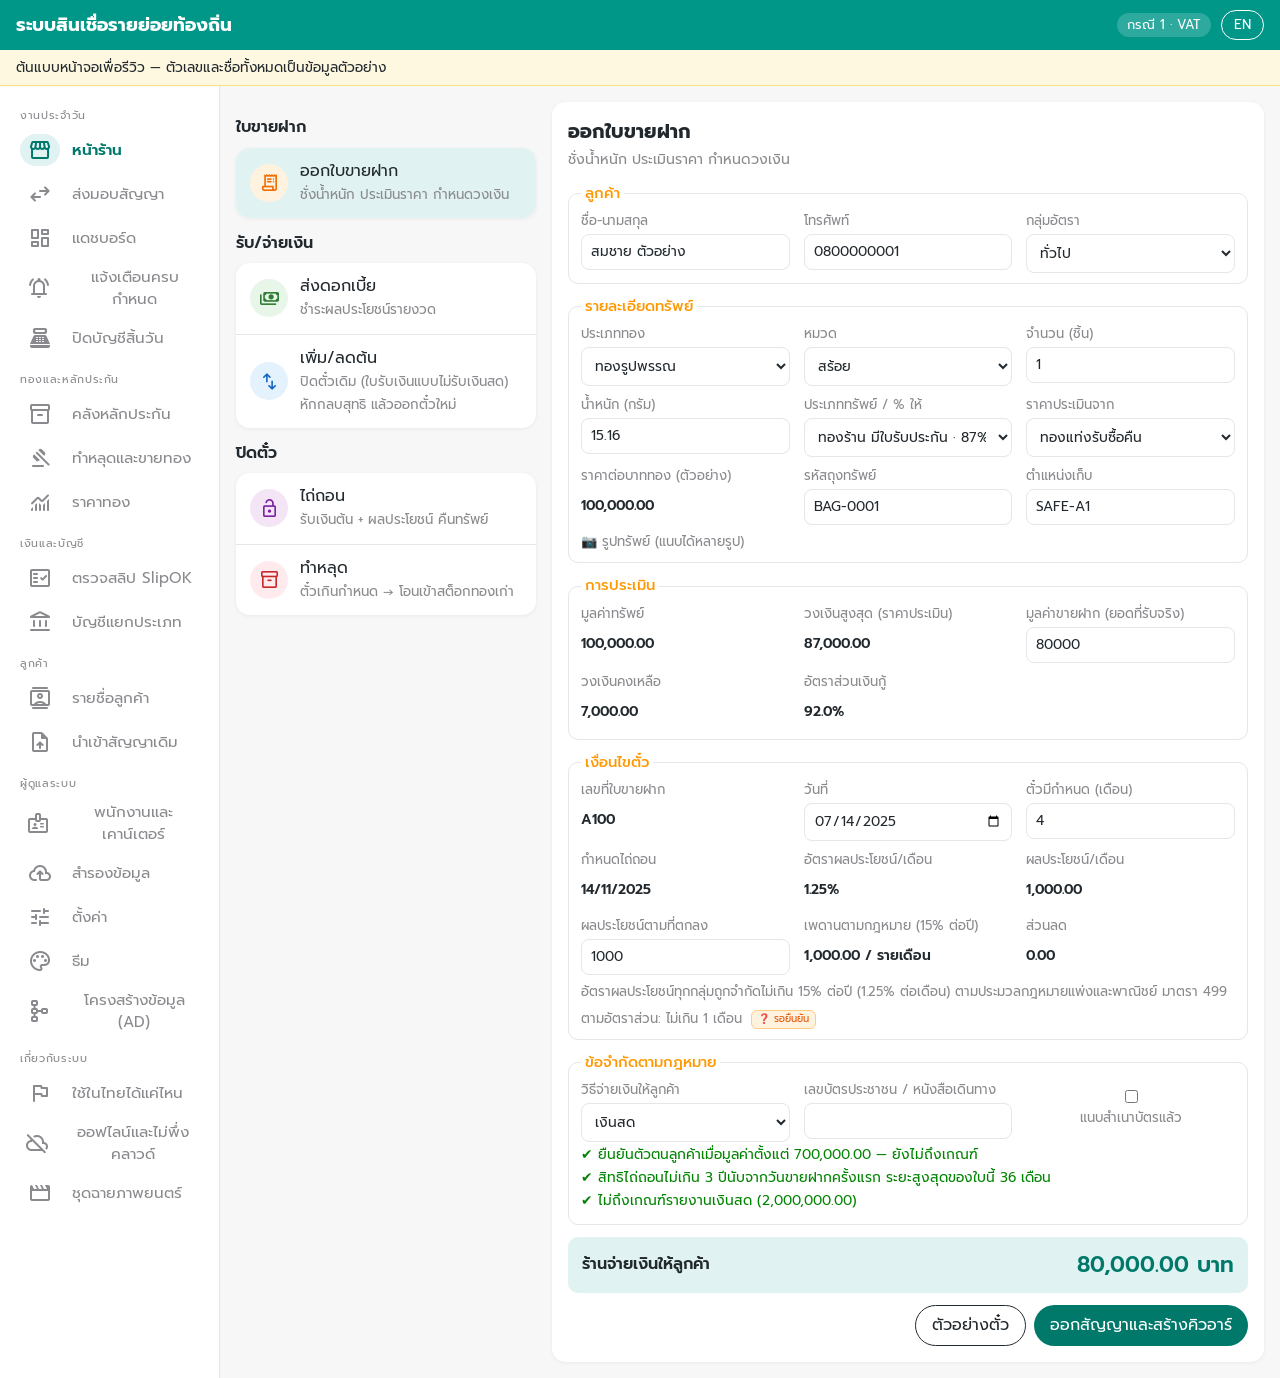
<file: shop/index.html>
<!doctype html>
<html lang="th">
<head>
<meta charset="utf-8">
<meta name="viewport" content="width=device-width,initial-scale=1">
<title>Localised Micro Financing System — sample</title>
<link rel="icon" href="data:,">
<link rel="preconnect" href="https://fonts.googleapis.com">
<link href="https://fonts.googleapis.com/css2?family=Prompt:wght@400;500;600&display=swap" rel="stylesheet">
<link href="https://fonts.googleapis.com/css2?family=Material+Symbols+Rounded:opsz,wght,FILL@24,400,0&display=swap" rel="stylesheet">
<link rel="stylesheet" href="app.css">
</head>
<body>
<header class="appbar">
  <h1 data-t="appTitle"></h1>
  <span class="chip" id="profileChip"></span>
  <button class="btn small ghost" id="langBtn">EN</button>
</header>
<div class="banner" data-t="mockup"></div>
<div id="denied" class="denied" hidden></div>
<div id="more" class="moresheet" hidden></div>
<div id="overlay"></div>
<div class="shell">
  <nav class="rail" id="rail"></nav>
  <main id="view"></main>
</div>
<script src="lib/qrcode.js"></script>
<script src="i18n.js"></script>
<script src="i18n2.js"></script>
<script src="i18n3.js"></script>
<script src="i18n4.js"></script>
<script src="i18n5.js"></script>
<script src="i18nfilm.js"></script>
<script src="calc.js"></script>
<script src="views.js"></script>
<script src="receipt.js"></script>
<script src="token.js"></script>
<script src="seal.js"></script>
<script src="pay.js"></script>
<script src="ad_pawn.js"></script>
<script src="books.js"></script>
<script src="net.js"></script>
<script src="sample.js"></script>
<script src="stock.js"></script>
<script src="price.js"></script>
<script src="auth.js"></script>
<script src="counter.js"></script>
<script src="staff_view.js"></script>
<script src="forfeit.js"></script>
<script src="reminders.js"></script>
<script src="reminders_view.js"></script>
<script src="dayend.js"></script>
<script src="dayend_view.js"></script>
<script src="forfeit_view.js"></script>
<script src="price_view.js"></script>
<script src="info.js"></script>
<script src="flow.js"></script>
<script src="views2.js"></script>
<script src="dash.js"></script>
<script src="contacts.js"></script>
<script src="contacts_view.js"></script>
<script src="opening.js"></script>
<script src="opening_view.js"></script>
<script src="backup.js"></script>
<script src="relay.js"></script>
<script src="relay_journal.js"></script>
<script src="journal.js"></script>
<script src="backup_view.js"></script>
<script src="story.js"></script>
<script src="app.js"></script>
</body>
</html>
</file>
<file: m/app.css>
:root{
  --header:#009688; --header-text:#ffffff; --bg:#f7f7f8; --card:#ffffff; --text:#22292e;
  --muted:#8a8a8e; --label:#ff9800; --accent:#00796b; --line:#e5e5ea; --radius:14px;
  --ok:#2e7d32; --warn:#c62828; --chip:#e0f2f1; --font:16px;
}
*{box-sizing:border-box}
html,body{margin:0}
body{font-family:'Prompt',system-ui,sans-serif;font-size:var(--font);background:var(--bg);color:var(--text);line-height:1.45}
.appbar{background:var(--header);color:var(--header-text);padding:10px 16px;display:flex;align-items:center;gap:10px;flex-wrap:wrap;position:sticky;top:0;z-index:5}
.appbar h1{font-size:1.15em;margin:0;flex:1;min-width:180px}
.appbar .chip{background:rgba(255,255,255,.18);border-radius:99px;padding:3px 10px;font-size:.8em}
.btn{border:0;border-radius:99px;padding:8px 16px;font:inherit;cursor:pointer;background:var(--accent);color:#fff}
.btn.ghost{background:transparent;color:inherit;border:1px solid currentColor}
.btn.small{padding:4px 12px;font-size:.85em}
.tabs{display:flex;gap:6px;padding:10px 16px;overflow-x:auto;background:var(--card);border-bottom:1px solid var(--line)}
.tabs button{border:0;background:transparent;font:inherit;padding:8px 14px;border-radius:99px;cursor:pointer;color:var(--muted);white-space:nowrap}
.tabs button.on{background:var(--chip);color:var(--accent);font-weight:600}
main{max-width:1200px;margin:0 auto;padding:16px}
.grid{display:grid;grid-template-columns:300px 1fr;gap:16px}
@media(max-width:820px){.grid{grid-template-columns:1fr}}
.sec-title{display:flex;align-items:center;gap:8px;font-weight:600;margin:14px 0 8px}
.card{background:var(--card);border-radius:var(--radius);box-shadow:0 1px 4px rgba(0,0,0,.06);overflow:hidden}
.menu-item{display:flex;align-items:center;gap:12px;padding:12px 14px;border-bottom:1px solid var(--line);cursor:pointer}
.menu-item:last-child{border-bottom:0}
.menu-item.on{background:var(--chip)}
.ic{width:38px;height:38px;border-radius:50%;display:grid;place-items:center;flex:none}
.ic .material-symbols-rounded{font-size:21px}
.panel{padding:16px}
.panel h2{margin:0 0 4px;font-size:1.2em}
.panel .sub{color:var(--muted);font-size:.88em;margin-bottom:12px}
fieldset{border:1px solid var(--line);border-radius:10px;padding:8px 12px 10px;margin:0 0 12px}
legend{color:var(--label);font-weight:500;padding:0 4px;font-size:.92em}
.fields{display:grid;grid-template-columns:repeat(auto-fit,minmax(180px,1fr));gap:10px 14px}
label.f{display:flex;flex-direction:column;font-size:.82em;color:var(--muted);gap:3px}
label.f input,label.f select{font:inherit;font-size:1.05em;color:var(--text);border:1px solid var(--line);border-radius:8px;padding:7px 9px;background:#fff;min-width:0}
.out{font-size:1.05em;color:var(--text);font-weight:600;padding:7px 0}
table{width:100%;border-collapse:collapse;font-size:.92em}
th,td{padding:7px 8px;border-bottom:1px solid var(--line);text-align:left}
th{color:var(--muted);font-weight:500}
td.n,th.n{text-align:right;font-variant-numeric:tabular-nums}
.total{display:flex;justify-content:space-between;align-items:center;padding:12px 14px;border-radius:10px;background:var(--chip);font-weight:600;margin-top:10px;gap:10px;flex-wrap:wrap}
.total .big{font-size:1.35em;color:var(--accent)}
.who{font-size:.85em;padding:2px 10px;border-radius:99px;color:#fff}
.who.in{background:var(--ok)} .who.out{background:var(--warn)}
.confirm{display:inline-block;background:#fff3e0;color:#e65100;border:1px solid #ffcc80;border-radius:6px;font-size:.75em;padding:1px 6px;margin-left:4px;vertical-align:middle}
.note{font-size:.82em;color:var(--muted);margin-top:8px}
.flow{display:flex;gap:8px;align-items:stretch;flex-wrap:wrap;margin:10px 0}
.flow .step{flex:1;min-width:150px;border:1px dashed var(--line);border-radius:10px;padding:8px 10px;font-size:.88em}
.flow .step b{display:block;color:var(--accent)}
.actions{display:flex;gap:8px;justify-content:flex-end;margin-top:12px;flex-wrap:wrap}
.err{color:var(--warn);font-size:.85em}
/* phone frame */
.phone{width:min(360px,100%);margin:0 auto;border:10px solid #22292e;border-radius:36px;overflow:hidden;background:var(--bg);min-height:640px}
.phone .appbar{position:static}
.tk{padding:12px 14px;border-bottom:1px solid var(--line)}
.tk .row{display:flex;justify-content:space-between;gap:8px}
.badge{font-size:.75em;padding:2px 8px;border-radius:99px;background:var(--chip);color:var(--accent)}
.gold-ph{height:90px;border-radius:10px;background:linear-gradient(135deg,#f9e79f,#d4ac0d);display:grid;place-items:center;color:#7d6608;font-size:.85em;margin:8px 0}
/* theme editor */
.tok{display:flex;align-items:center;gap:10px;padding:8px 0;border-bottom:1px solid var(--line)}
.tok span{flex:1;font-size:.9em}
.tok input[type=color]{width:44px;height:30px;border:0;background:none;padding:0}
textarea{width:100%;min-height:150px;font-family:ui-monospace,monospace;font-size:.8em;border:1px solid var(--line);border-radius:8px;padding:8px}
/* printed ticket */
.ticket{background:#fff;border:2px solid #000;padding:16px;font-size:.9em;color:#000}
.ticket .hd{display:flex;gap:10px;align-items:center;border-bottom:1px solid #000;padding-bottom:8px;margin-bottom:8px}
.ticket .logo{width:46px;height:46px;background:#c0392b;color:#fff;display:grid;place-items:center;font-weight:700}
.banner{background:#fff8e1;border-bottom:1px solid #ffe082;padding:8px 16px;font-size:.85em}
/* Flutter-like adaptive shell: navigation rail (tablet/desktop) / bottom nav bar (phone) */
.shell{display:flex;min-height:calc(100vh - 52px)}
.rail{width:88px;background:var(--card);border-right:1px solid var(--line);display:flex;flex-direction:column;align-items:center;padding-top:12px;gap:4px;flex:none}
.rail button{border:0;background:transparent;font:inherit;font-size:.72em;color:var(--muted);display:flex;flex-direction:column;align-items:center;gap:4px;padding:6px 4px;width:80px;cursor:pointer;border-radius:16px}
.rail button .pill{width:56px;height:32px;border-radius:16px;display:grid;place-items:center}
.rail button.on{color:var(--accent);font-weight:600}
.rail button.on .pill{background:var(--chip)}
.shell main{flex:1;min-width:0}
@media(min-width:1200px){.rail{width:220px;align-items:stretch;padding:12px}.rail button{flex-direction:row;width:auto;font-size:.95em;padding:4px 8px;gap:12px}.rail button .pill{width:40px}}
@media(max-width:599px){
  .rail{position:fixed;bottom:0;left:0;right:0;width:auto;height:66px;flex-direction:row;justify-content:space-around;padding:0;border-right:0;border-top:1px solid var(--line);z-index:6}
  .rail button{width:auto;flex:1}
  .shell main{padding-bottom:80px}
  main{padding:12px}
  .phone{border:0;border-radius:0;min-height:auto}
}
</file>
<file: manual/style.css>
:root{--bg:#fff;--ink:#1b2a2a;--muted:#5f6f6f;--hd:#00796b;--line:#dde4e4;--chip:#e6f4f1}
@media(prefers-color-scheme:dark){:root{--bg:#121a1a;--ink:#e6efef;--muted:#9bb0b0;--hd:#4db6a8;--line:#2b3a3a;--chip:#1b2a28}}
*{box-sizing:border-box}body{margin:0;background:var(--bg);color:var(--ink);font:16px/1.6 system-ui,"Prompt",sans-serif}
header#title-block-header,main,nav#TOC{max-width:860px;margin:0 auto;padding:0 16px}
header#title-block-header{padding-top:28px}h1.title{margin:0;color:var(--hd);font-size:1.7rem}p.subtitle{margin:.2rem 0 1rem;color:var(--muted)}
nav#TOC{background:var(--chip);border-radius:12px;padding:12px 20px;margin:12px auto}nav#TOC ul{margin:.2rem 0;padding-left:1.2rem}nav#TOC a{color:var(--hd);text-decoration:none}
h1{margin-top:2.2rem;border-bottom:2px solid var(--line);padding-bottom:.3rem;color:var(--hd);font-size:1.4rem}h2{margin-top:1.6rem;font-size:1.15rem}h3{font-size:1.02rem}
table{border-collapse:collapse;width:100%;margin:12px 0;font-size:.92rem;display:block;overflow-x:auto}th,td{border:1px solid var(--line);padding:6px 10px;text-align:left;vertical-align:top}th{background:var(--chip)}
blockquote{margin:12px 0;padding:8px 14px;border-left:4px solid var(--hd);background:var(--chip);border-radius:0 8px 8px 0}code{background:var(--chip);padding:1px 5px;border-radius:4px}hr{border:0;border-top:1px solid var(--line);margin:2rem 0}
@media print{nav#TOC{display:none}h1{page-break-after:avoid}table{display:table}}
img{max-width:100%;height:auto;border:1px solid var(--line);border-radius:8px;display:block;margin:12px 0 4px}
figure{margin:14px 0}figcaption{font-size:.85rem;color:var(--muted);margin-bottom:12px}
</file>
<file: shop/app.css>
:root{
  --header:#009688; --header-text:#ffffff; --bg:#f7f7f8; --card:#ffffff; --text:#22292e;
  --muted:#8a8a8e; --label:#ff9800; --accent:#00796b; --line:#e5e5ea; --radius:14px;
  --ok:#2e7d32; --warn:#c62828; --chip:#e0f2f1; --font:16px;
}
*{box-sizing:border-box}
html,body{margin:0}
body{font-family:'Prompt',system-ui,sans-serif;font-size:var(--font);background:var(--bg);color:var(--text);line-height:1.45}
.appbar{background:var(--header);color:var(--header-text);padding:10px 16px;display:flex;align-items:center;gap:10px;flex-wrap:wrap;position:sticky;top:0;z-index:5}
.appbar h1{font-size:1.15em;margin:0;flex:1;min-width:180px}
.appbar .chip{background:rgba(255,255,255,.18);border-radius:99px;padding:3px 10px;font-size:.8em}
.btn{border:0;border-radius:99px;padding:8px 16px;font:inherit;cursor:pointer;background:var(--accent);color:#fff}
.btn.ghost{background:transparent;color:inherit;border:1px solid currentColor}
.btn.small{padding:4px 12px;font-size:.85em}
.tabs{display:flex;gap:6px;padding:10px 16px;overflow-x:auto;background:var(--card);border-bottom:1px solid var(--line)}
.tabs button{border:0;background:transparent;font:inherit;padding:8px 14px;border-radius:99px;cursor:pointer;color:var(--muted);white-space:nowrap}
.tabs button.on{background:var(--chip);color:var(--accent);font-weight:600}
main{max-width:1200px;margin:0 auto;padding:16px}
.grid{display:grid;grid-template-columns:300px 1fr;gap:16px}
@media(max-width:820px){.grid{grid-template-columns:1fr}}
.sec-title{display:flex;align-items:center;gap:8px;font-weight:600;margin:14px 0 8px}
.card{background:var(--card);border-radius:var(--radius);box-shadow:0 1px 4px rgba(0,0,0,.06);overflow:hidden}
.menu-item{display:flex;align-items:center;gap:12px;padding:12px 14px;border-bottom:1px solid var(--line);cursor:pointer}
.menu-item:last-child{border-bottom:0}
.menu-item.on{background:var(--chip)}
.ic{width:38px;height:38px;border-radius:50%;display:grid;place-items:center;flex:none}
.ic .material-symbols-rounded{font-size:21px}
.panel{padding:16px}
.panel h2{margin:0 0 4px;font-size:1.2em}
.panel .sub{color:var(--muted);font-size:.88em;margin-bottom:12px}
fieldset{border:1px solid var(--line);border-radius:10px;padding:8px 12px 10px;margin:0 0 12px}
legend{color:var(--label);font-weight:500;padding:0 4px;font-size:.92em}
.fields{display:grid;grid-template-columns:repeat(auto-fit,minmax(180px,1fr));gap:10px 14px}
label.f{display:flex;flex-direction:column;font-size:.82em;color:var(--muted);gap:3px}
label.f input,label.f select{font:inherit;font-size:1.05em;color:var(--text);border:1px solid var(--line);border-radius:8px;padding:7px 9px;background:#fff;min-width:0}
.out{font-size:1.05em;color:var(--text);font-weight:600;padding:7px 0}
table{width:100%;border-collapse:collapse;font-size:.92em}
th,td{padding:7px 8px;border-bottom:1px solid var(--line);text-align:left}
th{color:var(--muted);font-weight:500}
td.n,th.n{text-align:right;font-variant-numeric:tabular-nums}
.total{display:flex;justify-content:space-between;align-items:center;padding:12px 14px;border-radius:10px;background:var(--chip);font-weight:600;margin-top:10px;gap:10px;flex-wrap:wrap}
.total .big{font-size:1.35em;color:var(--accent)}
.who{font-size:.85em;padding:2px 10px;border-radius:99px;color:#fff}
.who.in{background:var(--ok)} .who.out{background:var(--warn)}
.confirm{display:inline-block;background:#fff3e0;color:#e65100;border:1px solid #ffcc80;border-radius:6px;font-size:.75em;padding:1px 6px;margin-left:4px;vertical-align:middle}
.note{font-size:.82em;color:var(--muted);margin-top:8px}
.flow{display:flex;gap:8px;align-items:stretch;flex-wrap:wrap;margin:10px 0}
.flow .step{flex:1;min-width:150px;border:1px dashed var(--line);border-radius:10px;padding:8px 10px;font-size:.88em}
.flow .step b{display:block;color:var(--accent)}
.actions{display:flex;gap:8px;justify-content:flex-end;margin-top:12px;flex-wrap:wrap}
.err{color:var(--warn);font-size:.85em}
/* phone frame */
.phone{width:min(360px,100%);margin:0 auto;border:10px solid #22292e;border-radius:36px;overflow:hidden;background:var(--bg);min-height:640px}
.phone .appbar{position:static}
.tk{padding:12px 14px;border-bottom:1px solid var(--line)}
.tk .row{display:flex;justify-content:space-between;gap:8px}
.badge{font-size:.75em;padding:2px 8px;border-radius:99px;background:var(--chip);color:var(--accent)}
.gold-ph{height:90px;border-radius:10px;background:linear-gradient(135deg,#f9e79f,#d4ac0d);display:grid;place-items:center;color:#7d6608;font-size:.85em;margin:8px 0}
/* theme editor */
.tok{display:flex;align-items:center;gap:10px;padding:8px 0;border-bottom:1px solid var(--line)}
.tok span{flex:1;font-size:.9em}
.tok input[type=color]{width:44px;height:30px;border:0;background:none;padding:0}
textarea{width:100%;min-height:150px;font-family:ui-monospace,monospace;font-size:.8em;border:1px solid var(--line);border-radius:8px;padding:8px}
/* printed ticket */
.ticket{background:#fff;border:2px solid #000;padding:16px;font-size:.9em;color:#000}
.ticket .hd{display:flex;gap:10px;align-items:center;border-bottom:1px solid #000;padding-bottom:8px;margin-bottom:8px}
.ticket .logo{width:46px;height:46px;background:#c0392b;color:#fff;display:grid;place-items:center;font-weight:700}
.banner{background:#fff8e1;border-bottom:1px solid #ffe082;padding:8px 16px;font-size:.85em}
/* Flutter-like adaptive shell: navigation rail (tablet/desktop) / bottom nav bar (phone) */
.shell{display:flex;min-height:calc(100vh - 52px)}
.rail{width:88px;background:var(--card);border-right:1px solid var(--line);display:flex;flex-direction:column;align-items:center;padding-top:12px;gap:4px;flex:none}
.rail button{border:0;background:transparent;font:inherit;font-size:.72em;color:var(--muted);display:flex;flex-direction:column;align-items:center;gap:4px;padding:6px 4px;width:80px;cursor:pointer;border-radius:16px}
.rail button .pill{width:56px;height:32px;border-radius:16px;display:grid;place-items:center}
.rail button.on{color:var(--accent);font-weight:600}
.rail button.on .pill{background:var(--chip)}
.shell main{flex:1;min-width:0}
@media(min-width:1200px){.rail{width:220px;align-items:stretch;padding:12px}.rail button{flex-direction:row;width:auto;font-size:.95em;padding:4px 8px;gap:12px}.rail button .pill{width:40px}}
@media(max-width:599px){
  .rail{position:fixed;bottom:0;left:0;right:0;width:auto;height:66px;flex-direction:row;justify-content:space-around;padding:0;border-right:0;border-top:1px solid var(--line);z-index:6}
  .rail{overflow-x:auto;justify-content:flex-start}
  .rail button{width:auto;flex:0 0 72px;min-width:72px}
  .shell main{padding-bottom:80px}
  main{padding:12px}
  .phone{border:0;border-radius:0;min-height:auto}
}
/* ---- journey / dashboard / story (spec §15) ---- */
:root{--s1:#2a78d6;--s2:#eb6834;--s3:#1baf7a;--s4:#eda100;--s5:#e87ba4;--s6:#008300;--s7:#6250d6;--s8:#e34948}
:root[data-dark]{--s1:#3987e5;--s2:#d95926;--s3:#199e70;--s4:#c98500;--s5:#d55181;--s6:#2f9e2f;--s7:#9085e9;--s8:#e66767}
.chip2{display:inline-block;font-size:.75em;padding:2px 9px;border-radius:99px;border:1px solid var(--c,var(--muted));color:var(--text);white-space:nowrap}
.chip2::before{content:"";display:inline-block;width:8px;height:8px;border-radius:50%;background:var(--c,var(--muted));margin-right:6px}
.okm{color:var(--ok);font-size:.85em}.badm{color:var(--warn);font-size:.85em;font-weight:600}
.row2{display:flex;justify-content:space-between;align-items:center;gap:8px;margin:6px 0;flex-wrap:wrap}
.kv{display:grid;grid-template-columns:auto 1fr;gap:4px 12px;font-size:.88em;margin:8px 0}.kv span{color:var(--muted)}
.jbar{display:flex;gap:8px;align-items:center;flex-wrap:wrap;margin-bottom:12px}
.jgrid{display:grid;grid-template-columns:repeat(3,minmax(0,1fr));gap:16px;align-items:start}
.jgrid.solo{grid-template-columns:1fr}
@media(max-width:1100px){.jgrid{grid-template-columns:1fr}}
.chs{display:grid;grid-template-columns:repeat(auto-fill,minmax(70px,1fr));gap:6px}
.chbtn{border:1px solid var(--line);background:var(--card);color:var(--text);border-radius:10px;padding:6px 2px;cursor:pointer;display:flex;flex-direction:column;align-items:center;font:inherit}
.chbtn small{font-size:.65em;color:var(--muted)}
.wi{border:1px solid var(--line);border-radius:10px;padding:8px 10px;margin-bottom:8px}.wi.lost{opacity:.55}
.wi a{color:var(--accent);font-size:.85em;align-self:center}
.qr{width:210px;margin:8px auto;background:#fff;padding:4px;border-radius:8px}.qr svg{width:100%;height:auto;display:block}
.choices{display:grid;gap:6px;margin-bottom:8px}.choice{display:flex;gap:8px;align-items:center;border:1px solid var(--line);border-radius:10px;padding:8px 10px;cursor:pointer}.choice.on{border-color:var(--accent);background:var(--chip)}
.phone textarea,.panel textarea{min-height:60px}
/* dashboard */
.dashbar{display:flex;gap:8px;align-items:center;margin-bottom:12px;flex-wrap:wrap}
.dgrid{display:grid;grid-template-columns:repeat(4,minmax(0,1fr));gap:12px;margin-bottom:16px}
@media(max-width:900px){.dgrid{grid-template-columns:repeat(2,minmax(0,1fr))}}
@media(max-width:560px){.dgrid{grid-template-columns:1fr}.wg.sz-s,.wg.sz-m,.wg.sz-l{grid-column:span 1}}
.wg{background:var(--card);border-radius:var(--radius);box-shadow:0 1px 4px rgba(0,0,0,.08);padding:10px 12px;min-width:0}
.wg.sz-s{grid-column:span 1}.wg.sz-m{grid-column:span 2}.wg.sz-l{grid-column:span 4}
@media(max-width:900px){.wg.sz-l{grid-column:span 2}}
.wg.editing{outline:2px dashed var(--accent);cursor:grab}
.wg header{display:flex;align-items:center;gap:6px;margin-bottom:6px}.wg h3{margin:0;font-size:.9em;font-weight:500;color:var(--muted);flex:1}
.wctl{display:flex;gap:3px}.wctl button{border:1px solid var(--line);background:var(--card);color:var(--text);border-radius:6px;font-size:.7em;padding:2px 6px;cursor:pointer}.wctl button.on{background:var(--chip);border-color:var(--accent)}
.tile{cursor:pointer}.tile .big{font-size:clamp(1rem,4.5vw,1.9rem);white-space:nowrap;font-weight:600;font-variant-numeric:tabular-nums}.tile .unit{color:var(--muted);font-size:.8em}
.bar{display:grid;grid-template-columns:minmax(80px,38%) 1fr auto;gap:8px;align-items:center;margin:5px 0;cursor:pointer;font-size:.82em}
.bar:hover .bf,.col:hover .cb{filter:brightness(1.15)}
.bt{height:12px;background:var(--line);border-radius:6px;overflow:hidden}.bf{height:100%;border-radius:0 4px 4px 0}
.bv{font-variant-numeric:tabular-nums}
.cols{display:flex;gap:6px;align-items:flex-end;height:150px}.col{flex:1;display:flex;flex-direction:column;justify-content:flex-end;align-items:center;height:100%;cursor:pointer;font-size:.7em;min-width:0}
.cb{width:100%;max-width:40px;border-radius:4px 4px 0 0}.cv{color:var(--muted)}.cl{color:var(--muted);margin-top:2px}
.ext{display:flex;justify-content:space-between;align-items:center;padding:6px 0;border-bottom:1px solid var(--line)}
.cpanel{margin-bottom:16px}
.tablewrap{overflow-x:auto}.clk{cursor:pointer}.clk:hover{background:var(--chip)}
.hist{border-top:2px solid var(--line);margin-top:14px;padding-top:10px}
code{font-size:.85em}
/* chapter cards + captions (film) */
#overlay.full{position:fixed;inset:0;z-index:50;background:#000;color:#ebeef2;display:flex;flex-direction:column;justify-content:center;padding:0 9vw;font-family:'Noto Sans','Noto Sans Thai','Prompt',system-ui,sans-serif}
.caption{position:fixed;left:50%;transform:translateX(-50%);bottom:84px;z-index:40;background:rgba(0,0,0,.78);color:#fff;padding:10px 18px;border-radius:10px;max-width:min(760px,92vw);text-align:center;font-size:1.05em}
.stopbtn{position:fixed;right:12px;top:60px;z-index:60}
body.solo .rail,body.solo .banner{display:none}

.li{display:grid;grid-template-columns:1fr auto;gap:2px 8px;padding:6px 4px;border-bottom:1px solid var(--line);font-size:.85em}.li small{grid-column:1/3;color:var(--muted)}
.warnbox{background:#fff3e0;border:1px solid #ffcc80;border-radius:8px;padding:8px 10px;color:#5d4037}

.chcard{max-width:1100px}.chcard .chn{font-size:1.45em;font-weight:700;letter-spacing:.12em;text-transform:uppercase;color:#ff8c1a}
.chcard h1{font-size:clamp(2em,5.4vw,4.8em);line-height:1.12;margin:.35em 0 .5em;font-weight:700;color:#f2f4f7}
.chcard h1 .w,.chcard h1 .b{display:block}.chcard h1 .b{color:#4fc3f7}
.chcard p{font-size:1.5em;line-height:1.4;color:#9aa7b4;margin:0;max-width:1000px}

body.film .banner{display:none}
body.film .chip2:empty{display:none}
body.film .confirm{display:none}

/* contacts */
.srcs{display:grid;grid-template-columns:repeat(auto-fit,minmax(200px,1fr));gap:10px}
.src{display:flex;flex-direction:column;gap:4px;align-items:flex-start;border:1px solid var(--line);border-radius:12px;padding:12px;background:var(--card);color:var(--text);cursor:pointer;font:inherit;text-align:left}
.src:hover{border-color:var(--accent);background:var(--chip)}.src .material-symbols-rounded{color:var(--accent)}.src small{color:var(--muted)}
.stats{display:grid;grid-template-columns:repeat(auto-fit,minmax(110px,1fr));gap:8px;margin:8px 0}.stat{border:1px solid var(--line);border-radius:10px;padding:8px 10px}.stat b{display:block;font-size:1.4em}.stat span{color:var(--muted);font-size:.78em}
.chs2{display:flex;gap:6px;flex-wrap:wrap;margin:6px 0}.fields label.wide{grid-column:1/-1}
button.chip2{background:transparent;color:var(--text);font:inherit;cursor:pointer}

/* infographics (big-picture dashboard) + locator */
.tile{position:relative}.tile .ti{display:inline-flex;width:32px;height:32px;border-radius:50%;background:var(--chip);color:var(--accent);align-items:center;justify-content:center;margin-bottom:4px}.tile .ti .material-symbols-rounded{font-size:20px}
.clk{cursor:pointer}
.info-donut{display:flex;align-items:center;gap:12px;flex-wrap:wrap}.info-donut svg{width:140px;height:140px;flex:none}.info-donut .dn-seg{cursor:pointer}.info-donut .dn-seg:hover{stroke-width:7}
.dn-top{font-size:5px;font-weight:600;fill:var(--text)}.dn-sub{font-size:2.6px;fill:var(--muted)}
.legend{list-style:none;margin:0;padding:0;flex:1;min-width:130px;font-size:.82em}.legend li{display:grid;grid-template-columns:12px 1fr auto;gap:6px;align-items:center;padding:3px 0;cursor:pointer}.legend i{width:10px;height:10px;border-radius:3px}
.info-gauge{text-align:center}.info-gauge svg{width:100%;max-width:200px}.g-big{font-size:14px;font-weight:600;fill:var(--text)}.g-tick{font-size:6px;fill:var(--muted)}.g-sub{font-size:.85em;font-weight:500}.g-note{font-size:.75em;color:var(--muted)}
.info-flow{display:flex;align-items:stretch;justify-content:space-between;gap:4px;flex-wrap:wrap}.fl-step{flex:1;min-width:84px;text-align:center;border-radius:var(--radius);padding:10px 6px;background:color-mix(in srgb,var(--c) 12%,var(--card));cursor:pointer;display:flex;flex-direction:column;align-items:center;gap:2px}
.fl-step:hover{background:color-mix(in srgb,var(--c) 22%,var(--card))}.fl-ic{width:36px;height:36px;border-radius:50%;background:var(--c);color:#fff;display:inline-flex;align-items:center;justify-content:center}.fl-step b{font-size:1.5em;font-variant-numeric:tabular-nums}.fl-step small{color:var(--muted);font-size:.78em}
.fl-arrow{display:flex;align-items:center;color:var(--muted)}
@media(max-width:560px){.fl-arrow{display:none}.fl-step{min-width:calc(33% - 6px)}}
.info-meter .m-top{font-size:1.3em}.info-meter .m-top small{font-size:.6em;color:var(--muted)}.m-bar{position:relative;height:14px;border-radius:7px;background:var(--line);margin:8px 0;overflow:hidden}.m-fill{height:100%;border-radius:7px}.m-tick{position:absolute;top:0;bottom:0;width:2px;background:var(--card);opacity:.9}.m-sub{font-size:.78em;color:var(--muted)}
.vmap{display:flex;flex-direction:column;gap:3px}.vrow{display:grid;grid-template-columns:18px repeat(var(--cols),1fr);gap:3px;align-items:center}.va{font-size:.75em;color:var(--muted);text-align:center}
.vc{display:flex;align-items:center;justify-content:center;height:26px;border-radius:5px;border:1px solid var(--line);background:var(--card);font-size:.75em;font-weight:600;color:var(--text);padding:0;font-family:inherit}.vc.on{background:color-mix(in srgb,var(--s1) calc(18% + var(--p)*62%),var(--card));border-color:transparent}.vc.sel{outline:2px solid var(--accent)}button.vc{cursor:pointer}
.vax i{font-style:normal;font-size:.68em;color:var(--muted);text-align:center}.vfoot{display:flex;justify-content:space-between;font-size:.8em;margin-top:6px;color:var(--muted)}
.chips{display:flex;gap:10px;flex-wrap:wrap;margin:8px 0}.kchip{display:flex;align-items:center;gap:8px;background:color-mix(in srgb,var(--c) 12%,var(--card));border-radius:var(--radius);padding:8px 12px}.kchip .material-symbols-rounded{color:var(--c)}.kchip b{font-size:1.3em}.kchip span:last-child{color:var(--muted);font-size:.85em}
.seg{display:flex;gap:6px;flex-wrap:wrap;margin:6px 0}.cnt{width:70px;text-align:right}.slipwarn{display:flex;gap:6px;align-items:center}.slipwarn.warn{color:var(--s4)}.slipwarn.err{color:var(--s8)}
.reccode{font-family:ui-monospace,monospace;font-size:1.5em;letter-spacing:.08em;background:var(--chip);border-radius:var(--radius);padding:12px;text-align:center;margin:8px 0;user-select:all}.chk{display:flex;gap:8px;align-items:center;margin:6px 0}
.demo{border:1px dashed var(--line);border-radius:var(--radius);padding:10px;margin:10px 0}
.safe-row{display:flex;align-items:center;gap:10px;margin-bottom:8px}.safe-row .fl-ic{background:var(--c)}.safe-row b{display:block;font-size:1.2em}.safe-row small{color:var(--muted)}
.lim{font-size:.86em;margin:3px 0}.lim.ok{color:var(--s6)}.lim.bad{color:var(--s8)}.lim.warn{color:var(--s4)}

/* receipt / tax invoice */
.rcpt{border:1px solid var(--line);border-radius:var(--radius);padding:14px;margin-top:12px;background:var(--card);font-size:.85em}.rcpt h3{text-align:center;margin:8px 0}.rc-meta{display:flex;justify-content:space-between;gap:12px;flex-wrap:wrap;margin:2px 0}
.rcpt table{width:100%;border-collapse:collapse;margin:8px 0}.rcpt th,.rcpt td{border-bottom:1px solid var(--line);padding:4px 6px;text-align:left}.rcpt .n{text-align:right;font-variant-numeric:tabular-nums}.rc-tot td{font-weight:600}.rc-note{font-size:.85em;color:var(--muted);margin:6px 0}.rc-sign{display:flex;justify-content:space-around;margin-top:28px;text-align:center}
@media print{body.print-rcpt *{visibility:hidden}body.print-rcpt .rcpt,body.print-rcpt .rcpt *{visibility:visible}body.print-rcpt .rcpt{position:absolute;left:0;top:0;width:100%;border:none;margin:0}@page{size:A5 landscape;margin:8mm}}
.spark{width:100%;height:34px;margin:2px 0}
.lockic{vertical-align:middle;color:var(--s6)}.lockic .material-symbols-rounded{font-size:15px}
.denied{background:#fde8e8;color:#8a1c1c;padding:8px 16px;font-size:.9em;border-bottom:1px solid #f3b8b8}.actor-chip{cursor:pointer}

/* grouped navigation */
.rail .rg{display:none;font-size:.68em;letter-spacing:.06em;text-transform:uppercase;color:var(--muted);margin:10px 8px 2px;align-self:stretch}
.rail .morebtn{display:none}
@media(min-width:1200px){.rail{overflow-y:auto}.rail .rg{display:block}}
@media(min-width:600px) and (max-width:1199px){.rail{overflow-y:auto}.rail .rg{display:none}}
.moresheet{position:fixed;left:0;right:0;bottom:66px;max-height:70vh;overflow:auto;background:var(--card);border-top:1px solid var(--line);box-shadow:0 -6px 24px rgba(0,0,0,.18);z-index:7;padding:8px 12px 14px;border-radius:16px 16px 0 0}
.moresheet .rg{font-size:.7em;text-transform:uppercase;letter-spacing:.06em;color:var(--muted);margin:10px 4px 4px}.mgrid{display:grid;grid-template-columns:repeat(3,1fr);gap:4px}
.moresheet button{border:0;background:transparent;font:inherit;font-size:.74em;color:var(--text);display:flex;flex-direction:column;align-items:center;gap:4px;padding:6px 2px;cursor:pointer;border-radius:14px}.moresheet button .pill{width:48px;height:30px;border-radius:15px;display:grid;place-items:center;background:var(--chip)}.moresheet button.on{color:var(--accent);font-weight:600}
@media(min-width:600px){.moresheet{display:none!important}}
@media(max-width:599px){.rail button:not(.pri):not(.morebtn){display:none}.rail .morebtn{display:flex}.rail{overflow-x:visible;justify-content:space-around}.rail button{flex:1 1 0;min-width:0}}
</file>
